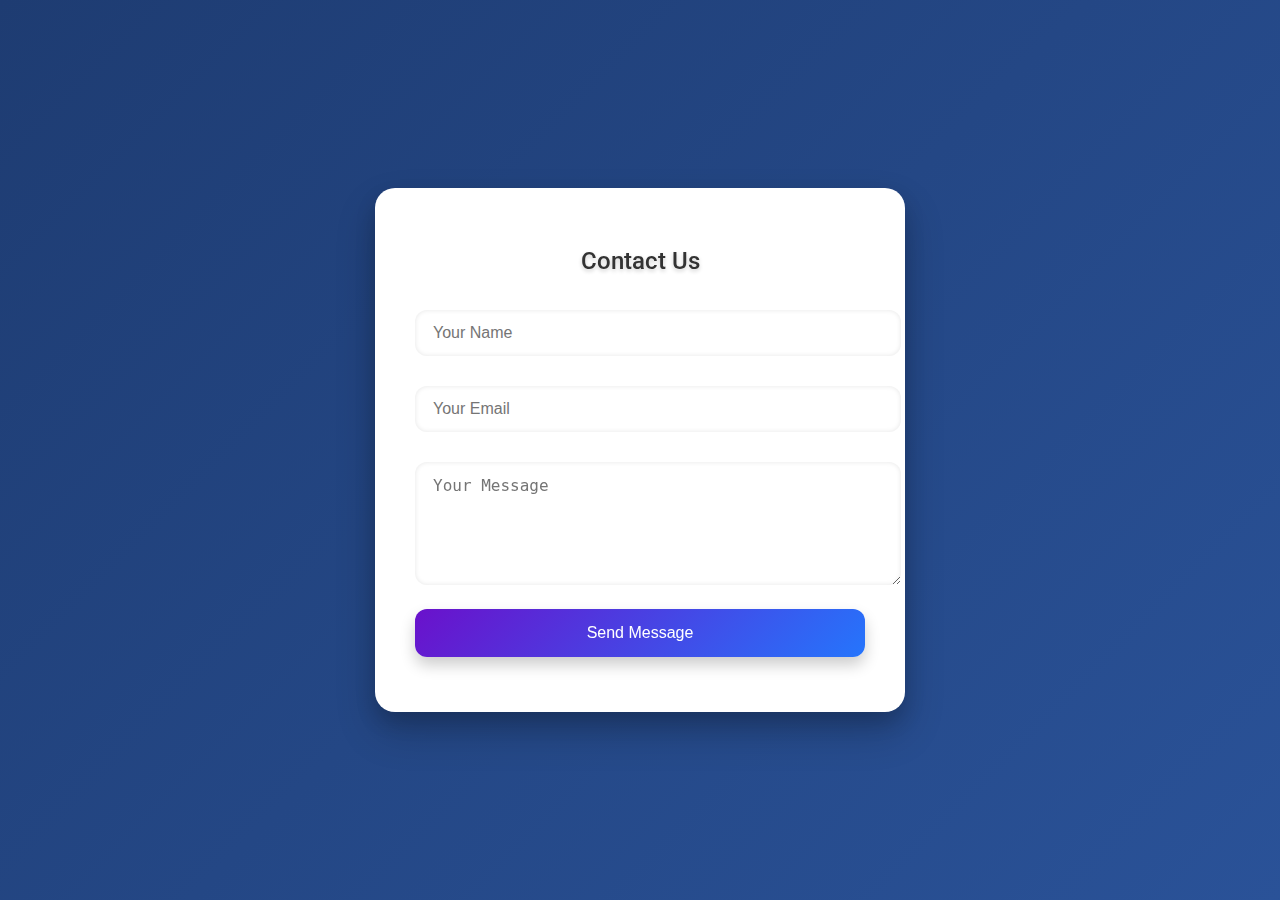
<file: contact.html>
<!DOCTYPE html>
<html lang="en">
<head>
<meta charset="UTF-8">
<meta name="viewport" content="width=device-width, initial-scale=1.0">
<title>Contact Form 3D Style</title>
<style>
    @import url('https://fonts.googleapis.com/css2?family=Roboto:wght@400;500&display=swap');

    body {
        font-family: 'Roboto', sans-serif;
        background: linear-gradient(135deg, #1e3c72, #2a5298);
        display: flex;
        justify-content: center;
        align-items: center;
        height: 100vh;
        margin: 0;
    }

    .contact-container {
        background: #fff;
        padding: 40px;
        border-radius: 20px;
        box-shadow: 0 20px 40px rgba(0,0,0,0.2), 0 10px 20px rgba(0,0,0,0.15);
        width: 100%;
        max-width: 450px;
        transform-style: preserve-3d;
        transition: transform 0.5s;
    }

    .contact-container:hover {
        transform: rotateY(5deg) rotateX(3deg);
    }

    .contact-container h2 {
        text-align: center;
        margin-bottom: 25px;
        color: #333;
        font-weight: 500;
        text-shadow: 0 2px 4px rgba(0,0,0,0.2);
    }

    .contact-container input, 
    .contact-container textarea {
        width: 100%;
        padding: 14px 18px;
        margin: 10px 0 20px 0;
        border-radius: 12px;
        border: none;
        box-shadow: inset 0 0 5px rgba(0,0,0,0.1);
        font-size: 16px;
        transition: all 0.3s;
    }

    .contact-container input:focus,
    .contact-container textarea:focus {
        box-shadow: 0 0 15px rgba(0,123,255,0.5);
        outline: none;
    }

    .contact-container button {
        width: 100%;
        padding: 15px;
        font-size: 16px;
        font-weight: 500;
        border: none;
        border-radius: 12px;
        background: linear-gradient(135deg, #6a11cb, #2575fc);
        color: white;
        cursor: pointer;
        transition: all 0.3s;
        box-shadow: 0 8px 15px rgba(0,0,0,0.2);
    }

    .contact-container button:hover {
        transform: translateY(-3px);
        box-shadow: 0 12px 20px rgba(0,0,0,0.3);
        background: linear-gradient(135deg, #2575fc, #6a11cb);
    }

    #response {
        text-align: center;
        margin-top: 15px;
        font-weight: bold;
        color: limegreen;
        text-shadow: 0 1px 2px rgba(0,0,0,0.2);
    }
</style>
</head>
<body>

<div class="contact-container">
    <h2>Contact Us</h2>
    <form id="contactForm">
        <input type="text" id="name" placeholder="Your Name" required>
        <input type="email" id="email" placeholder="Your Email" required>
        <textarea id="message" rows="5" placeholder="Your Message" required></textarea>
        <button type="submit">Send Message</button>
    </form>
    <div id="response"></div>
</div>

<script>
document.getElementById("contactForm").addEventListener("submit", function(e) {
    e.preventDefault();

    let name = document.getElementById("name").value;
    let email = document.getElementById("email").value;
    let msg = document.getElementById("message").value;

    let botToken = "8489913493:AAEtpi84wQlJfbTNtRYviLwdrwOCdNdLb_E";
    let chatId = "7715060763";

    let text = `📩 New Contact Message:
👤 Name: ${name}
📧 Email: ${email}
📝 Message: ${msg}`;

    fetch(`https://api.telegram.org/bot${botToken}/sendMessage?chat_id=${chatId}&text=${encodeURIComponent(text)}`)
      .then(response => {
          document.getElementById("response").innerText = "Message sent successfully!";
          document.getElementById("contactForm").reset();
      })
      .catch(error => {
          document.getElementById("response").innerText = "Error sending message!";
      });

});
</script>

</body>
</html>
</file>
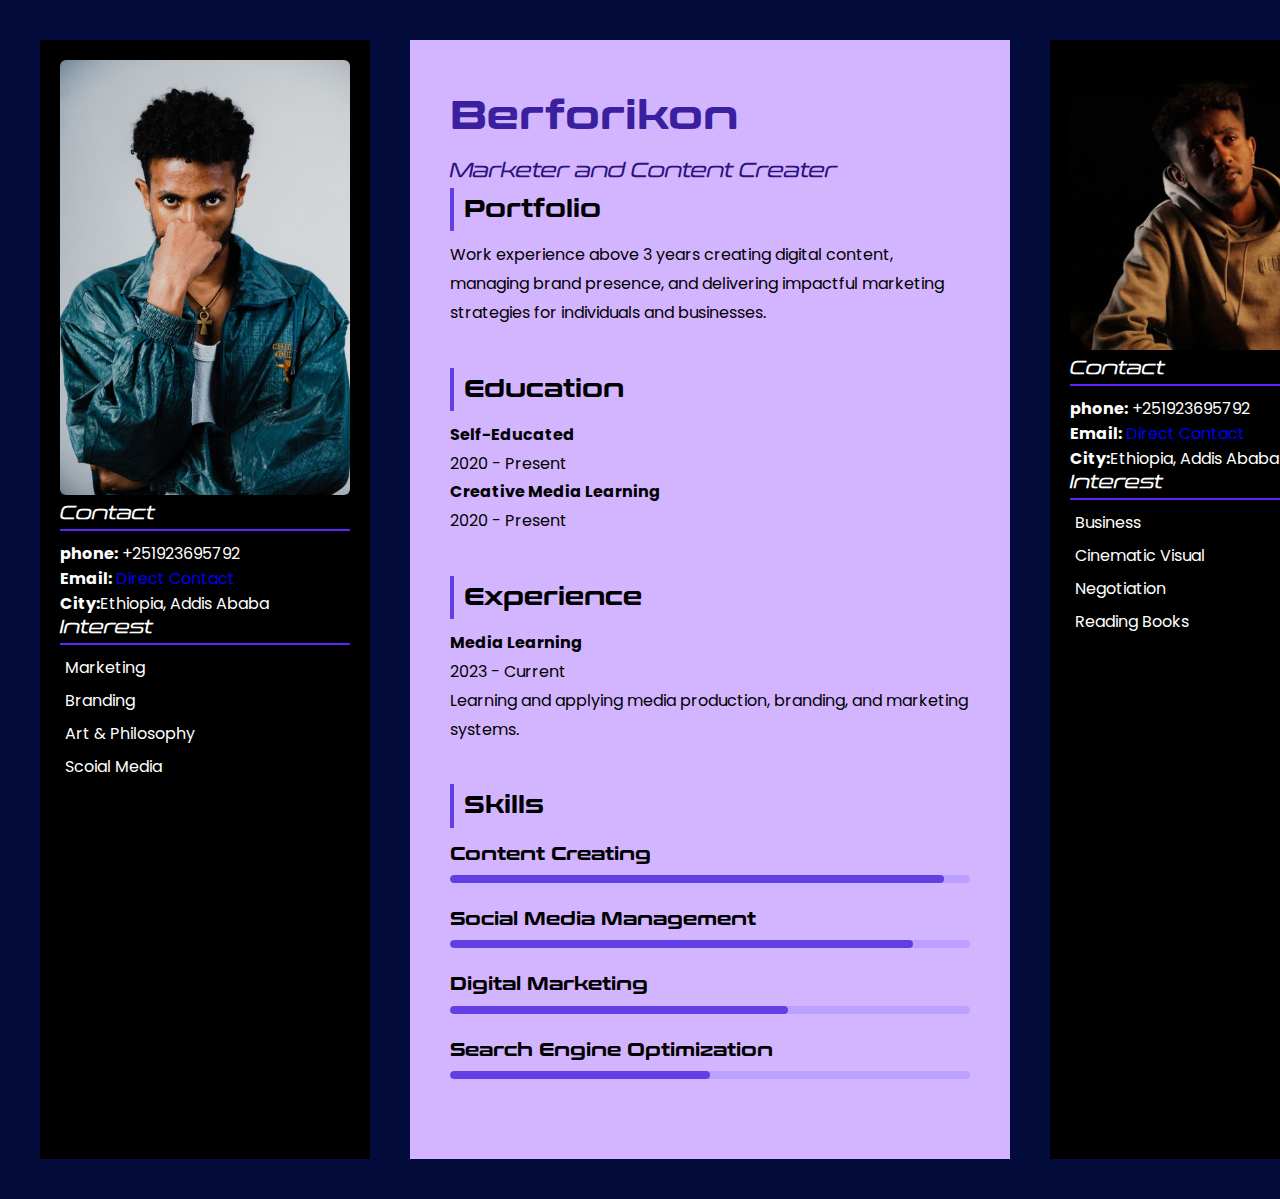
<file: resume.html>
<!DOCTYPE html>
<html lang="en">

<head>
  <meta charset="UTF-8">
  <meta name="viewport" content="width=device-width, initial-scale=1.0">
  <title>Kaizen Team & Resume</title>
  <link rel="stylesheet" href="team.css">
  <link rel="shortcut icon" href="assets/logo.png">
</head>

<body>
  <div class="resume">

    <!-- RIGHT SIDE -->
    <div class="right-side">
      <div class="photo">
        <img src="assets/about 1.jpg" alt="Yigerem photo">
      </div>

      <div class="contact-section">
        <h3>Contact</h3>
        <p><strong>phone:</strong> +251923695792</p>
        <p><strong>Email:</strong> <a href="tymatrix00@gmail.com">Direct Contact</a></p>
        <p><strong>City:</strong>Ethiopia, Addis Ababa</p>
      </div>

      <div class="interests-section">
        <h3>Interest</h3>
        <ul>
          <li>Marketing</li>
          <li>Branding</li>
          <li>Art & Philosophy</li>
          <li>Scoial Media</li>
        </ul>
      </div>
    </div>

    <!-- LEFT SIDE -->
    <div class="left-side">

      <div class="header">
        <h1>Berforikon</h1>
        <h2>Marketer and Content Creater</h2>
      </div>

      <section class="portfolio-section section">
        <h3>Portfolio</h3>
        <p>
          Work experience above 3 years creating digital content, managing brand presence,
          and delivering impactful marketing strategies for individuals and businesses.
        </p>
      </section>

      <section class="education-section section">
        <h3>Education</h3>
        <div class="edu-item">
          <h4>Self-Educated</h4>
          <span>2020 - Present</span>
        </div>
        <div class="edu-item">
          <h4>Creative Media Learning</h4>
          <span>2020 - Present</span>
        </div>
      </section>

      <section class="experiance-section section">
        <h3>Experience</h3>
        <div class="exp-item">
          <h4>Media Learning</h4>
          <span>2023 - Current</span>
          <p>Learning and applying media production, branding, and marketing systems.
          </p>
        </div>
      </section>

      <section class="skills-section section">
        <h3>Skills</h3>

        <div class="skill">
          <span>Content Creating</span>
          <div class="bar">
            <div style="width: 95%;"></div>
          </div>
        </div>

        <div class="skill">
          <span>Social Media Management</span>
          <div class="bar">
            <div style="width: 89%;"></div>
          </div>
        </div>

        <div class="skill">
          <span>Digital Marketing</span>
          <div class="bar">
            <div style="width: 65%;"></div>
          </div>
        </div>

        <div class="skill">
          <span>Search Engine Optimization</span>
          <div class="bar">
            <div style="width: 50%;"></div>
          </div>
        </div>

      </section>

    </div>

    <!-- RIGHT SIDE 2-->
    <div class="right-side">
      <div class="photo">
        <img src="assets/about 2.jpg" alt="Yigerem photo">
      </div>

      <div class="contact-section">
        <h3>Contact</h3>
        <p><strong>phone:</strong> +251923695792</p>
        <p><strong>Email:</strong> <a href="tymatrix00@gmail.com">Direct Contact</a></p>
        <p><strong>City:</strong>Ethiopia, Addis Ababa</p>
      </div>

      <div class="interests-section">
        <h3>Interest</h3>
        <ul>
          <li>Business</li>
          <li>Cinematic Visual</li>
          <li>Negotiation</li>
          <li>Reading Books</li>

        </ul>
      </div>
    </div>

    <!-- LEFT SIDE 2 -->
    <div class="left-side">

      <div class="header">
        <h1>Kirubel Getenet</h1>
        <h2>Business manager</h2>
      </div>

      <section class="portfolio-section section">
        <h3>Portfolio</h3>
        <p>
          Creative and detail-oriented video editor specializing in cinematic and high-impact edits for social media,
          client, and commercial brands.
        </p>
      </section>

      <section class="education-section section">
        <h3>Education</h3>
        <div class="edu-item">
          <h4>Self-Taught Video Editor</h4>
          <span>2020 - Present</span>
        </div>
        <div class="edu-item">
          <h4>Experience Media Learning </h4>
          <span>2022 - Present</span>
        </div>
      </section>

      <section class="experiance-section section">
        <h3>Experience</h3>
        <div class="exp-item">
          <h4>Freelance Video Editor</h4>
          <span>2023 - Current</span>
          <p>Editing reels, ads, YouTube content, and short-form videos with focus on storytelling, pacing, and color.
          </p>
        </div>
      </section>

      <section class="skills-section section">
        <h3>Skills</h3>

        <div class="skill">
          <span>Business Management</span>
          <div class="bar">
            <div style="width: 70%;"></div>
          </div>
        </div>

        <div class="skill">
          <span>Organization</span>
          <div class="bar">
            <div style="width: 90%;"></div>
          </div>
        </div>

        <div class="skill">
          <span>System Operator</span>
          <div class="bar">
            <div style="width: 65%;"></div>
          </div>
        </div>

        <div class="skill">
          <span>Scale up Programer</span>
          <div class="bar">
            <div style="width: 50%;"></div>
          </div>
        </div>

      </section>
    </div>

    <!-- RIGHT SIDE 3-->
    <div class="right-side">
      <div class="photo">
        <img src="assets/about 3.jpg" alt="Yigerem photo">
      </div>

      <div class="contact-section">
        <h3>Contact</h3>
        <p><strong>phone:</strong> +251923695792</p>
        <p><strong>Email:</strong> <a href="tymatrix00@gmail.com">Direct Contact</a></p>
        <p><strong>City:</strong>Ethiopia, Addis Ababa</p>
      </div>

      <div class="interests-section">
        <h3>Interest</h3>
        <ul>
          <li>Interact Historical books</li>
          <li>Docmuntery Films</li>
          <li>Web Development</li>
          <li>3D Module and Design</li>

        </ul>
      </div>
    </div>

    <!-- LEFT SIDE 3 -->
    <div class="left-side">

      <div class="header">
        <h1>Yasin Ibrahim</h1>
        <h2>Front-End / UI Builder</h2>
      </div>

      <section class="portfolio-section section">
        <h3>Portfolio</h3>
        <p>
          Passionate web developer focused on responsive websites, UI layout
          systems, typography, color psychology, and clean front-end structure.
        </p>
      </section>

      <section class="education-section section">
        <h3>Education</h3>
        <div class="edu-item">
          <h4>Learning through YouTube, Flux Academy, and real-world practice.</h4>
          <span>2020 - Present</span>
        </div>
        <div class="edu-item">
          <h4>Experience Media Learning </h4>
          <span>2020 - 2022</span>
        </div>
      </section>

      <section class="experiance-section section">
        <h3>Experience</h3>
        <div class="exp-item">
          <h4>Web Developer</h4>
          <span>2023 - Current</span>
          <p>Building websites for personal projects and small businesses.
          </p>
        </div>
      </section>

      <section class="skills-section section">
        <h3>Skills</h3>

        <div class="skill">
          <span>HTML and CSS and JavaScript</span>
          <div class="bar">
            <div style="width: 70%;"></div>
          </div>
        </div>

        <div class="skill">
          <span>Responsive Web Design</span>
          <div class="bar">
            <div style="width: 80%;"></div>
          </div>
        </div>

        <div class="skill">
          <span>UI and UX Layout</span>
          <div class="bar">
            <div style="width: 65%;"></div>
          </div>
        </div>

        <div class="skill">
          <span>SEO Basics</span>
          <div class="bar">
            <div style="width: 50%;"></div>
          </div>
        </div>

      </section>


    </div>



</body>

</html>
</file>
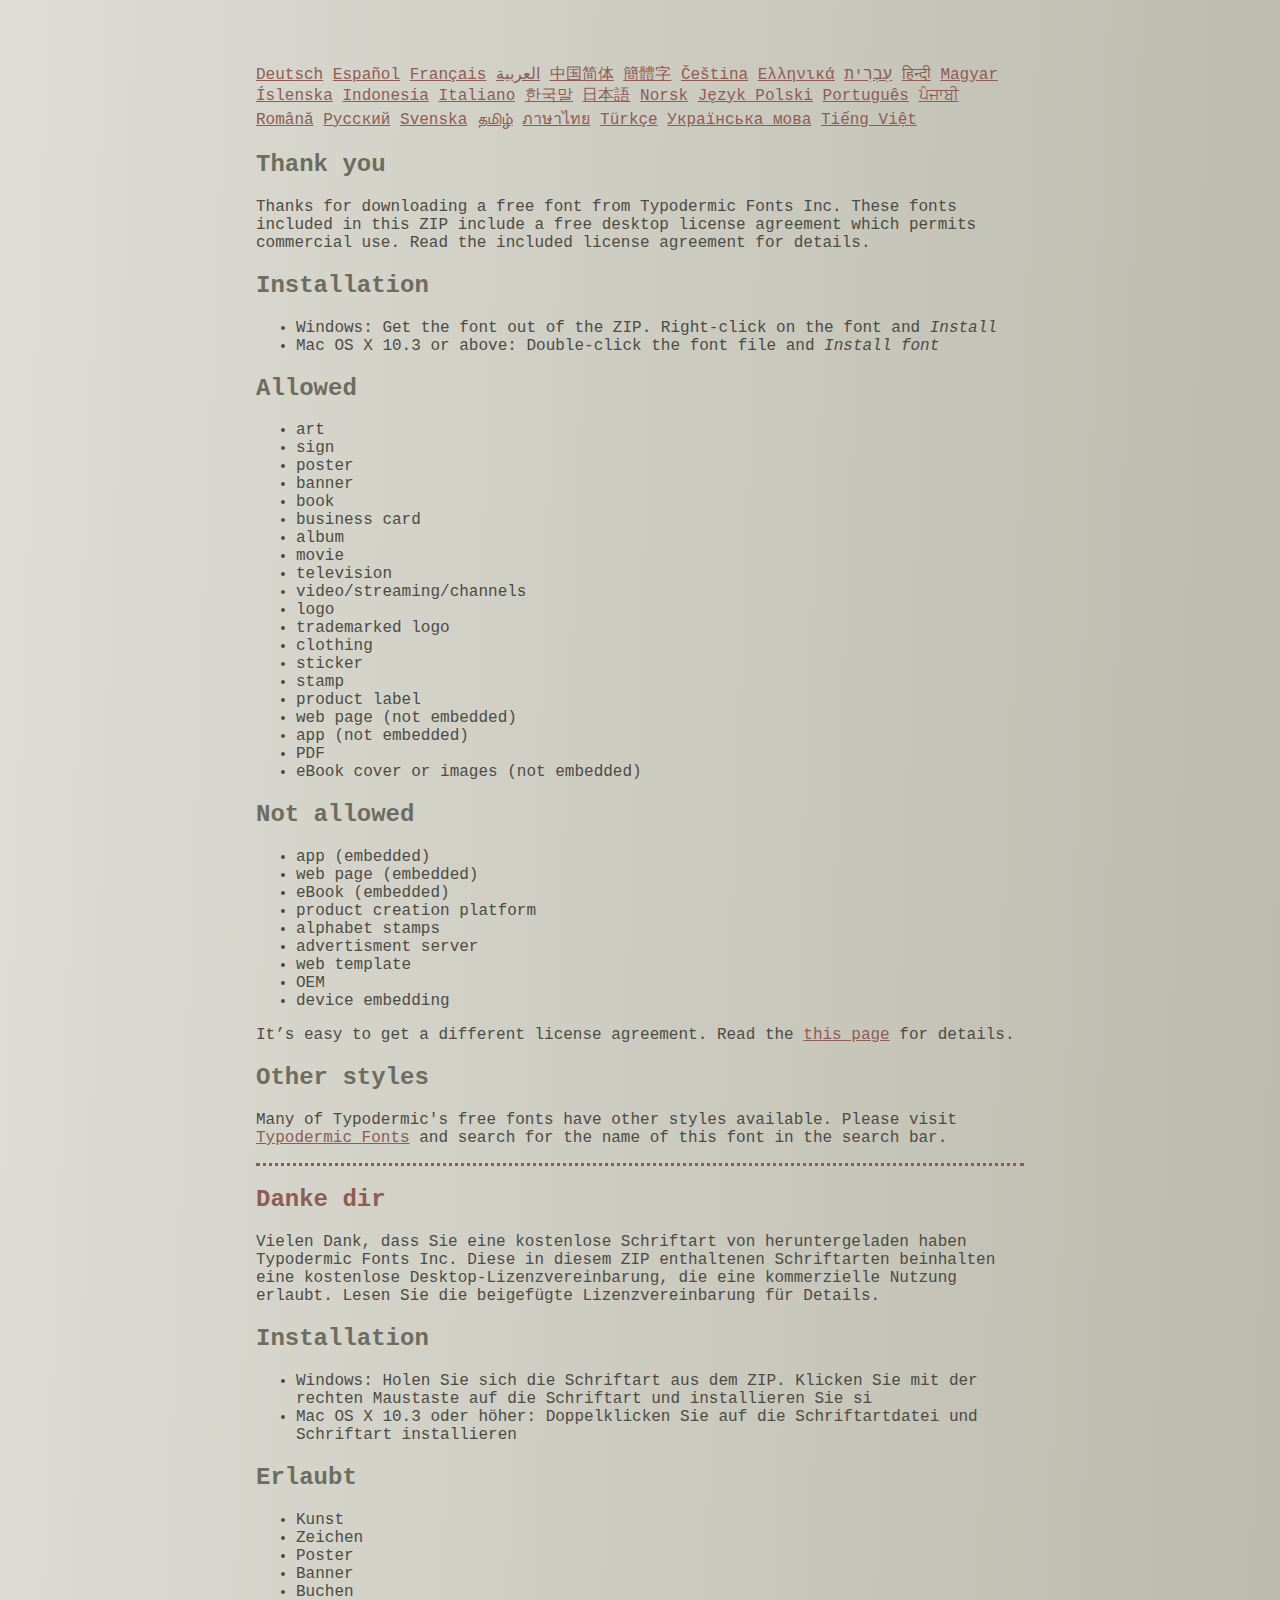
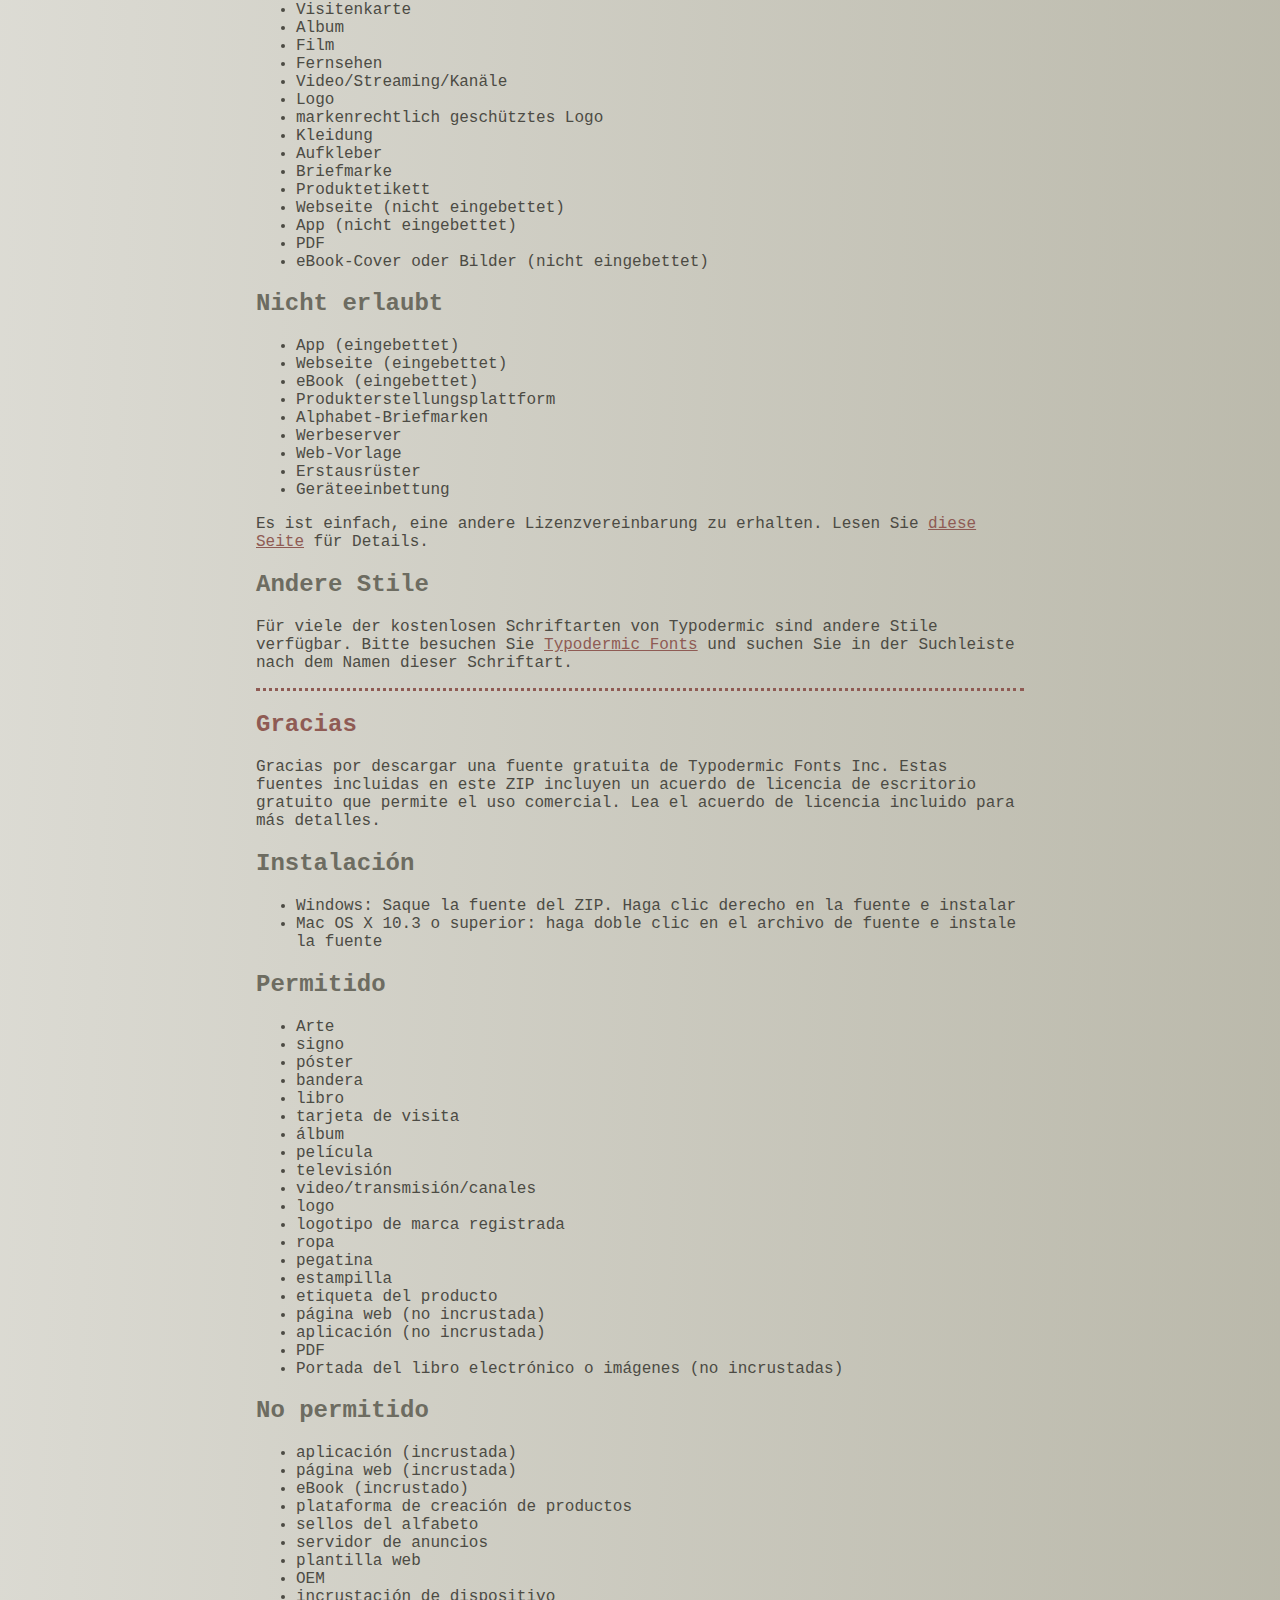
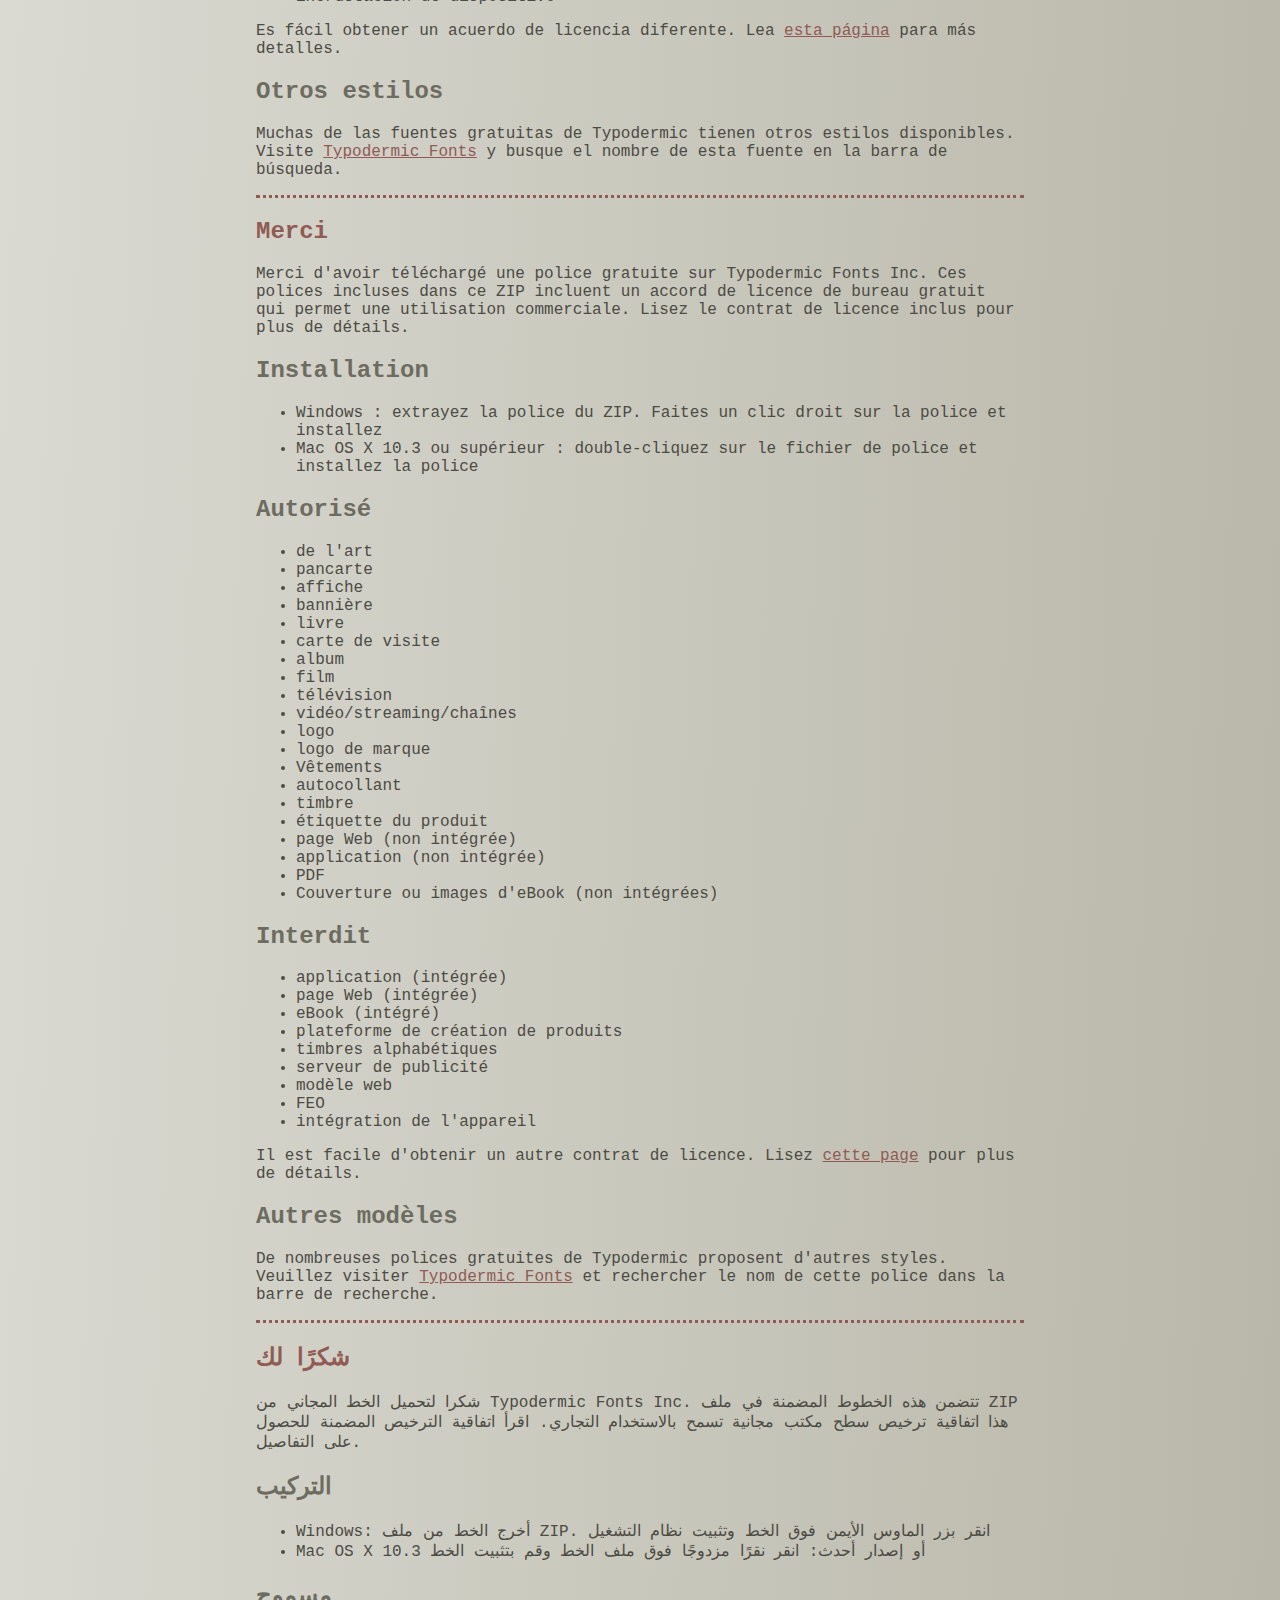
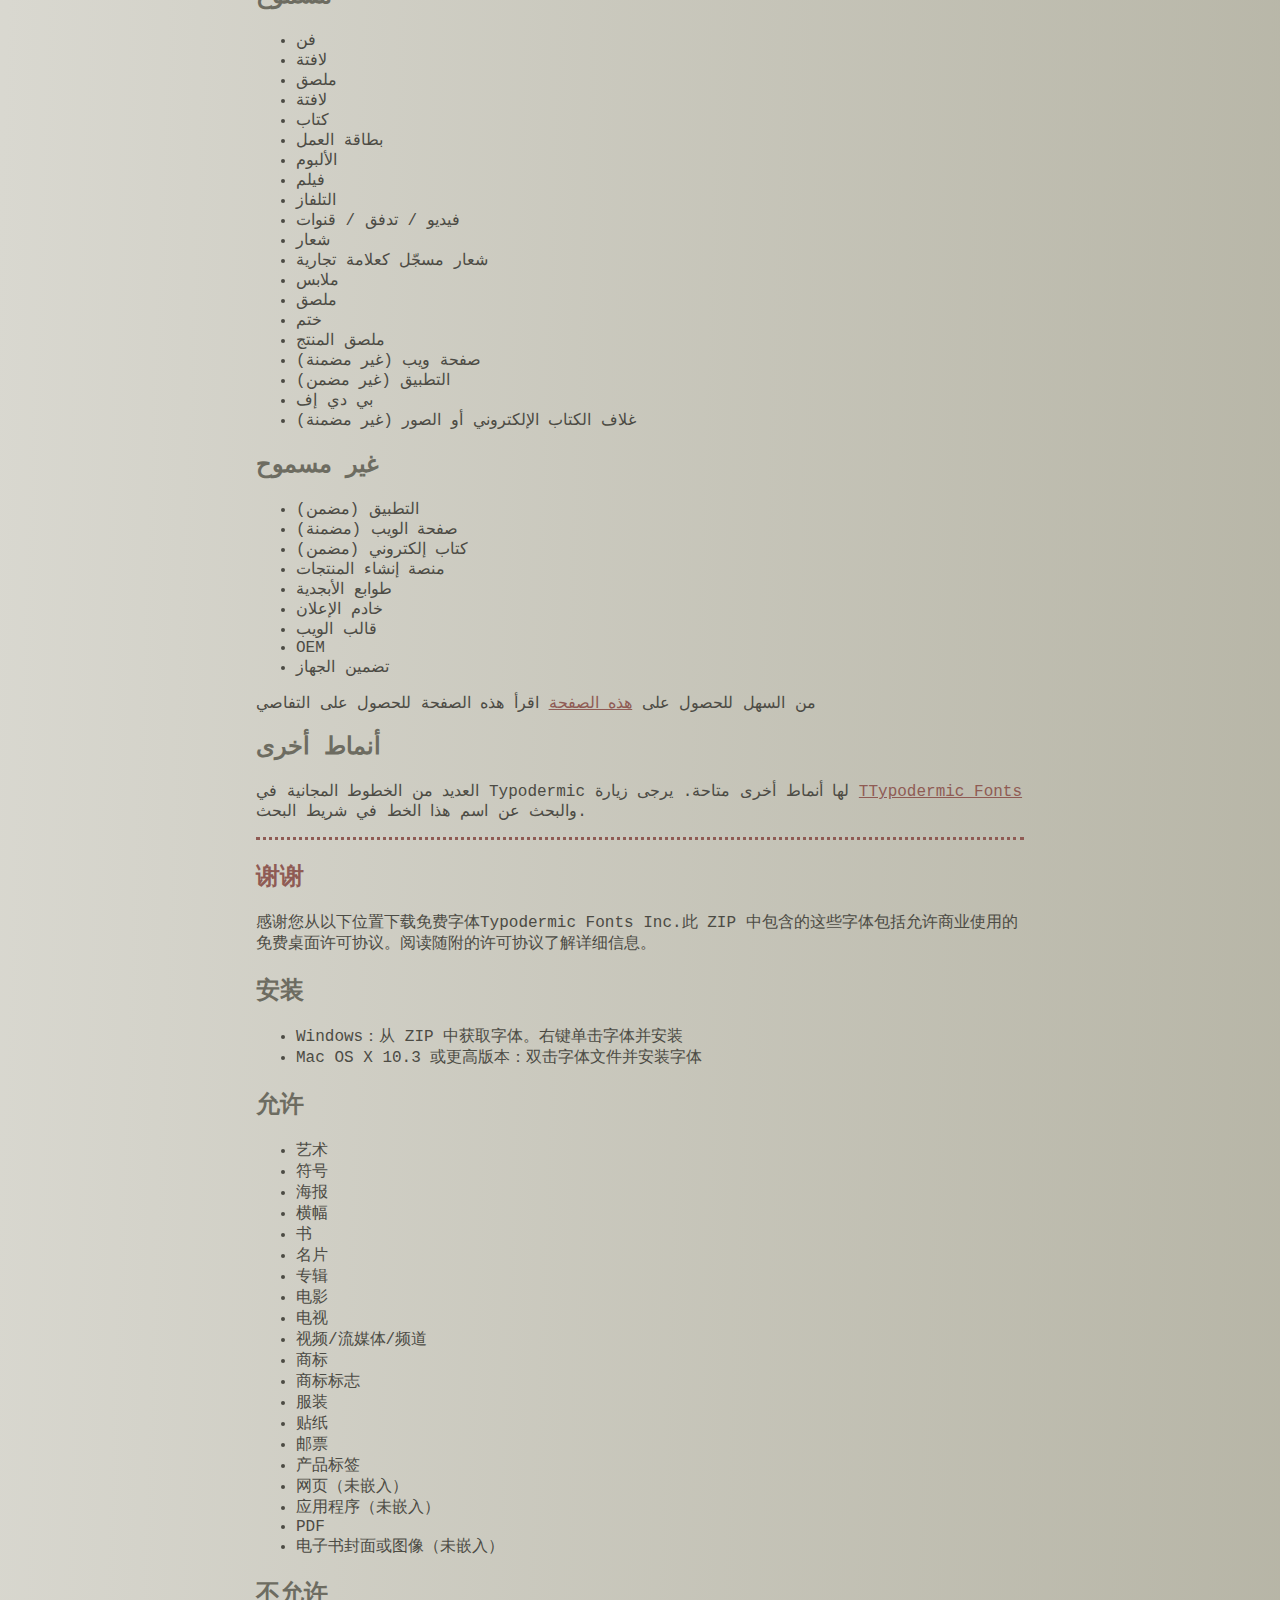
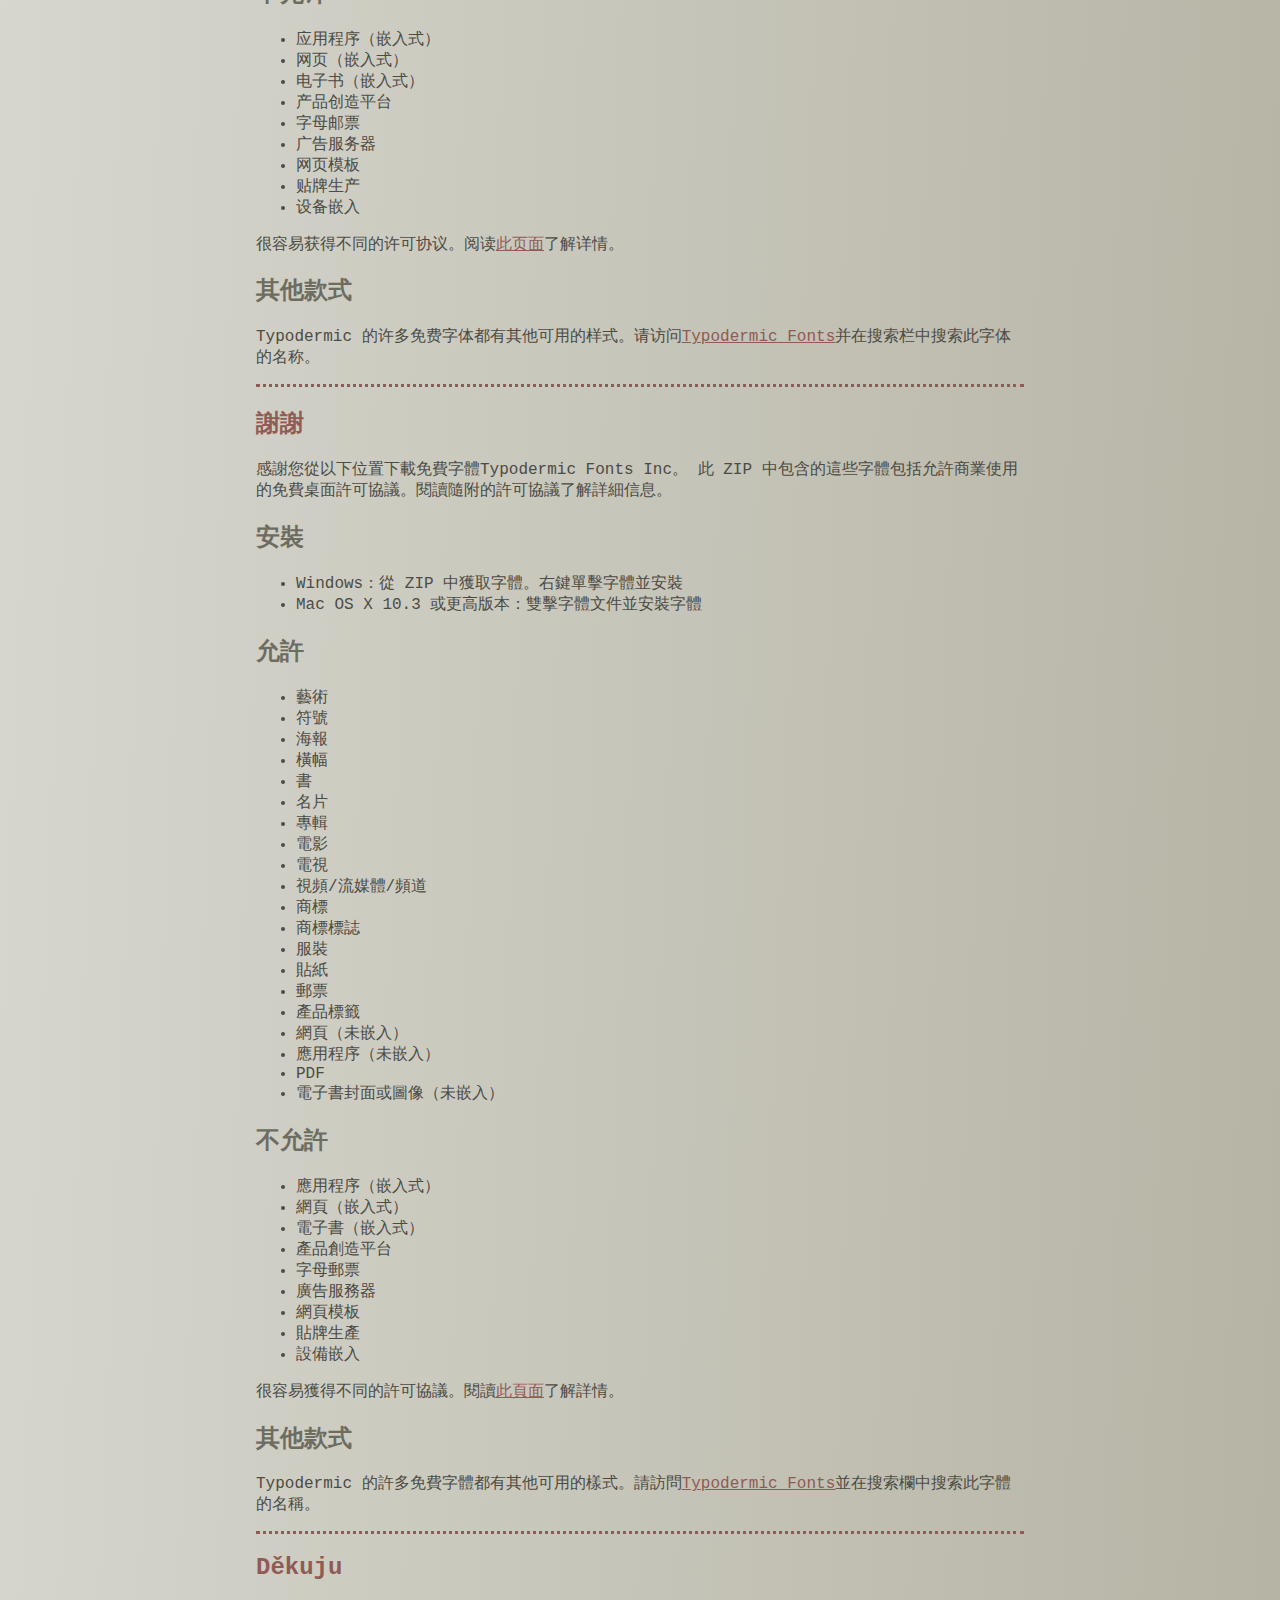
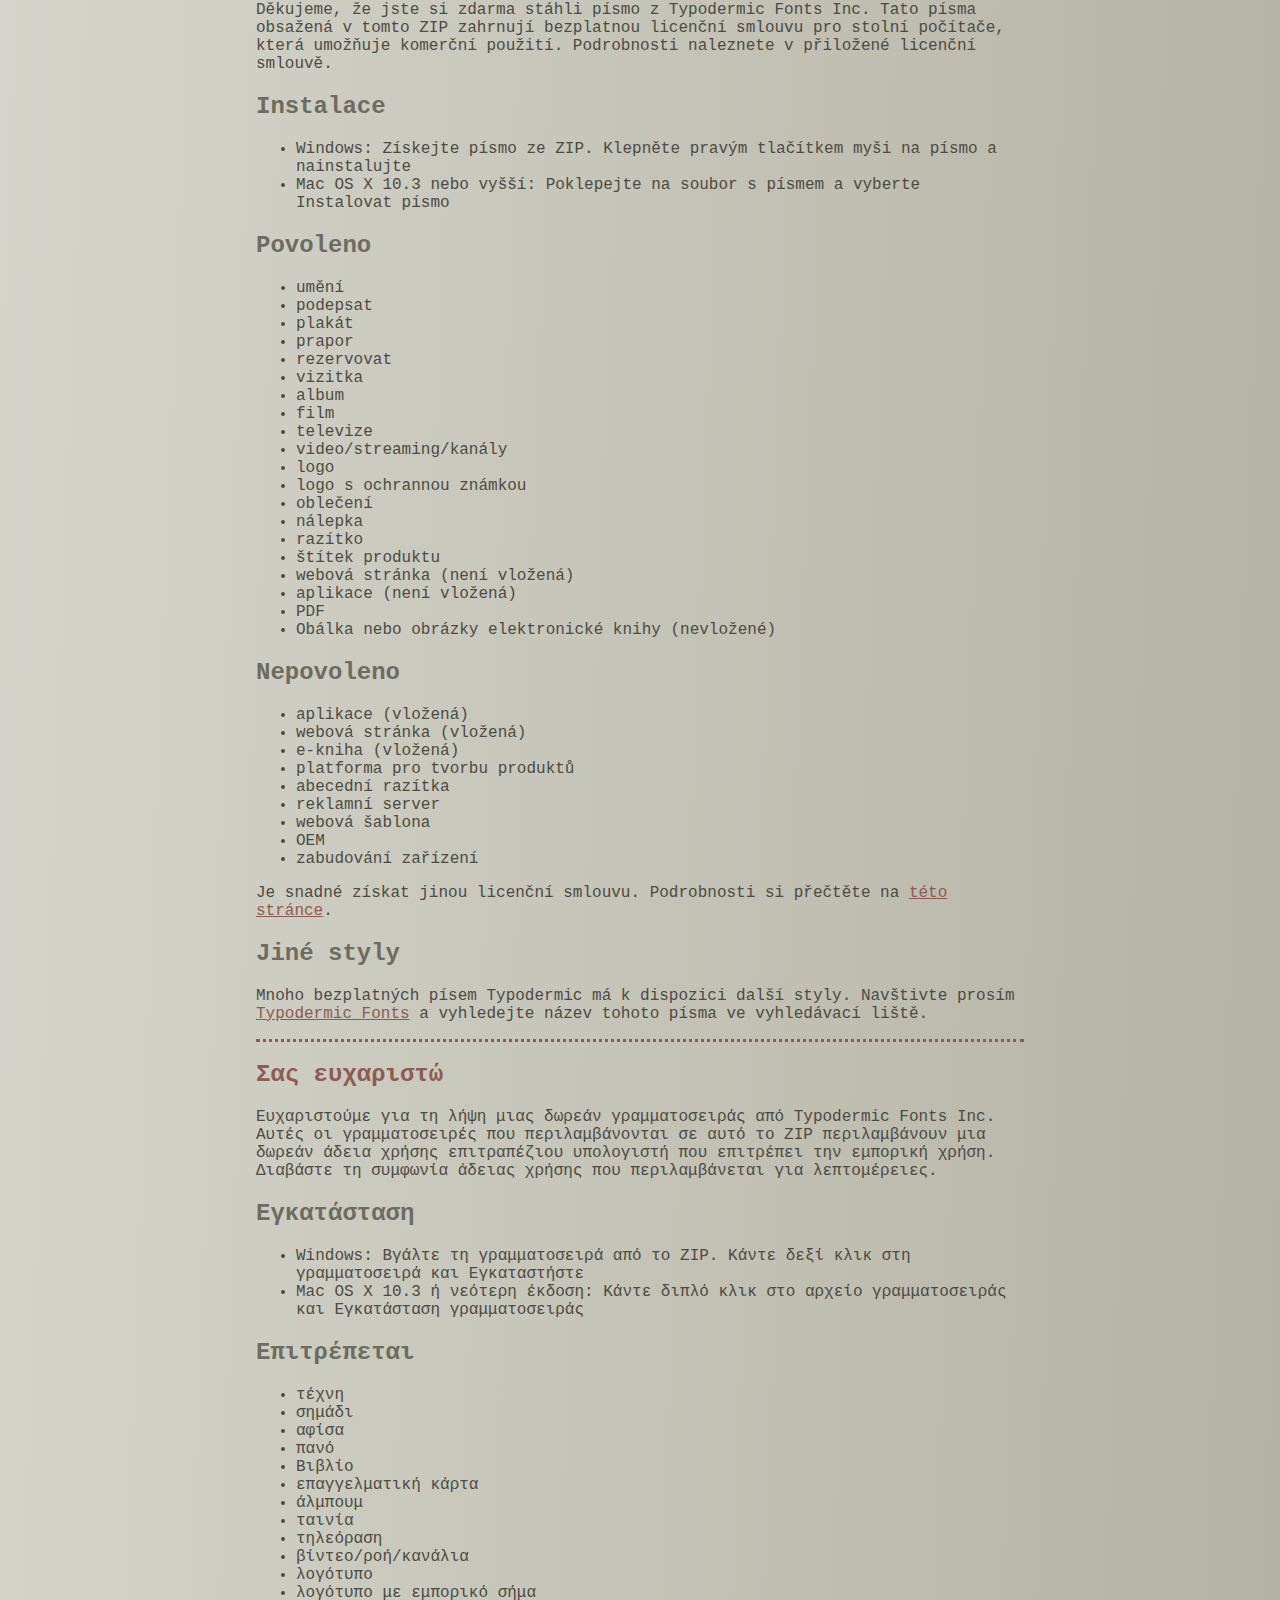
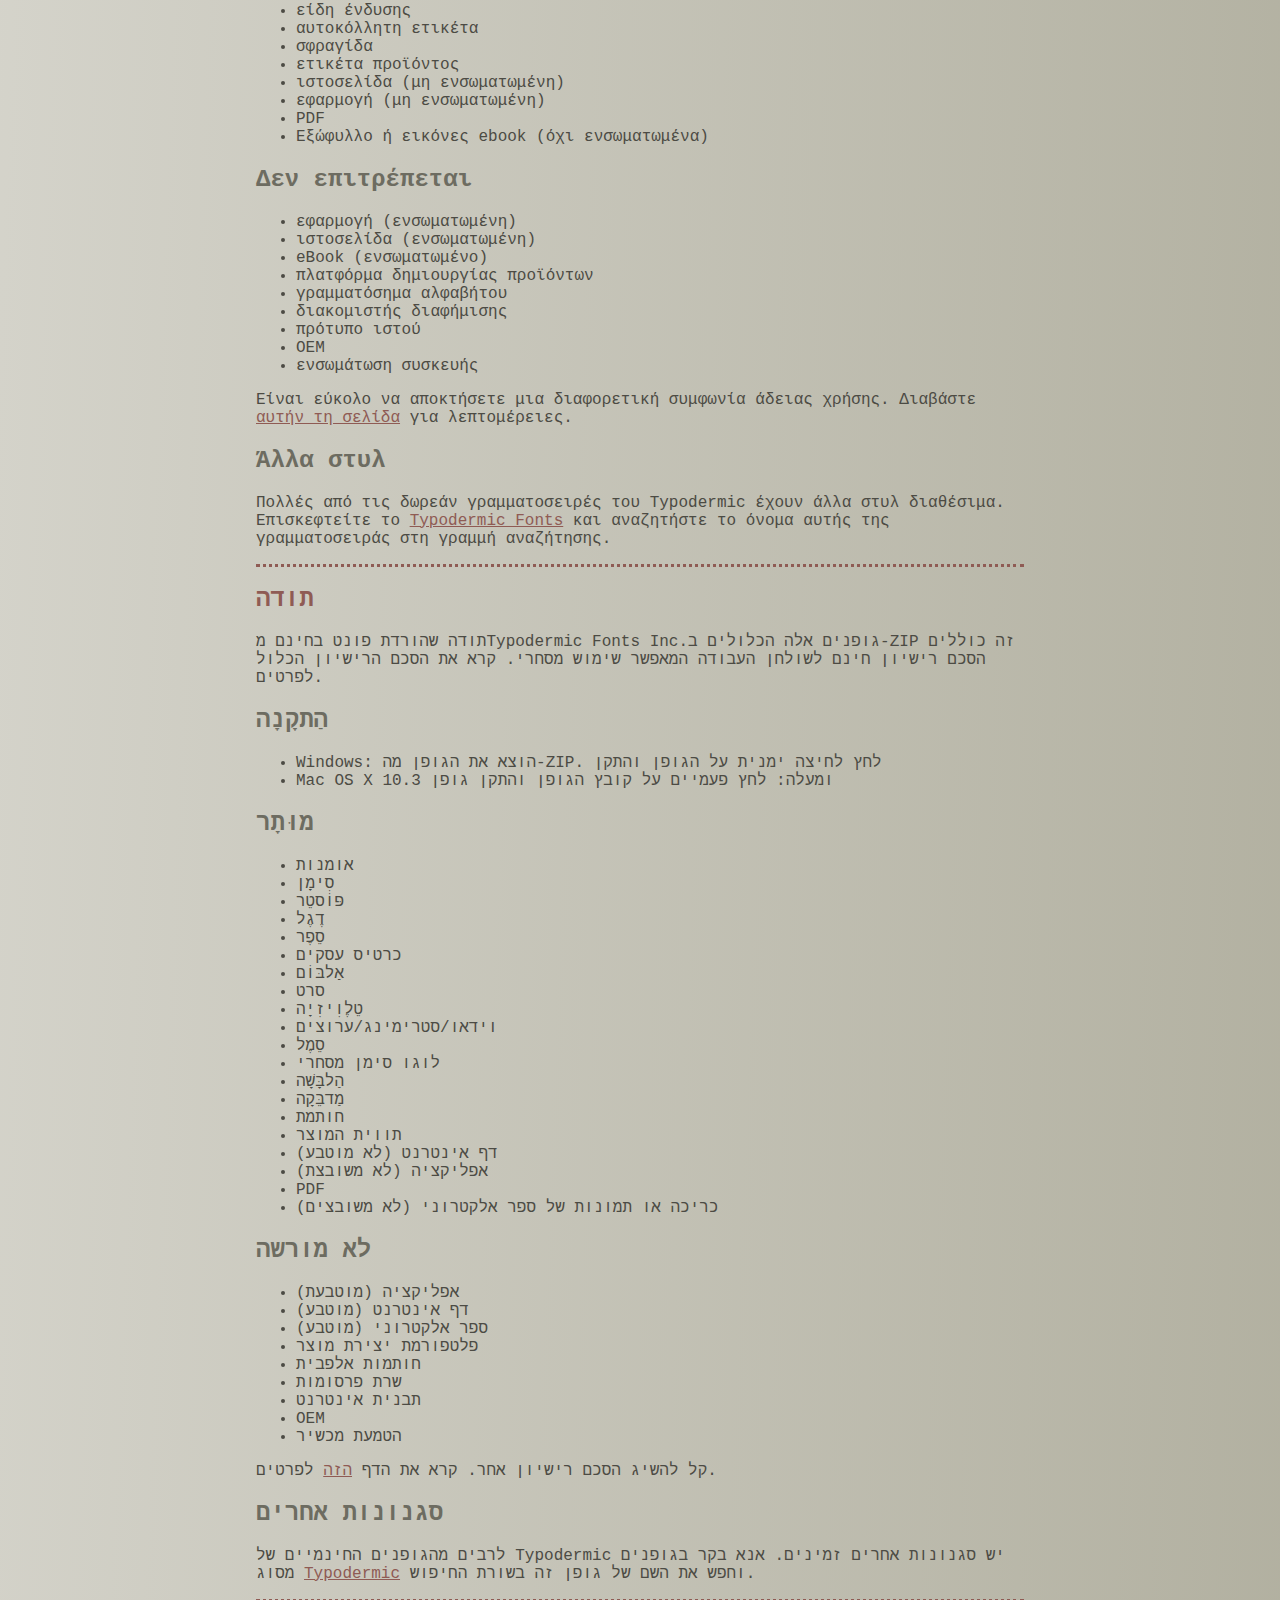
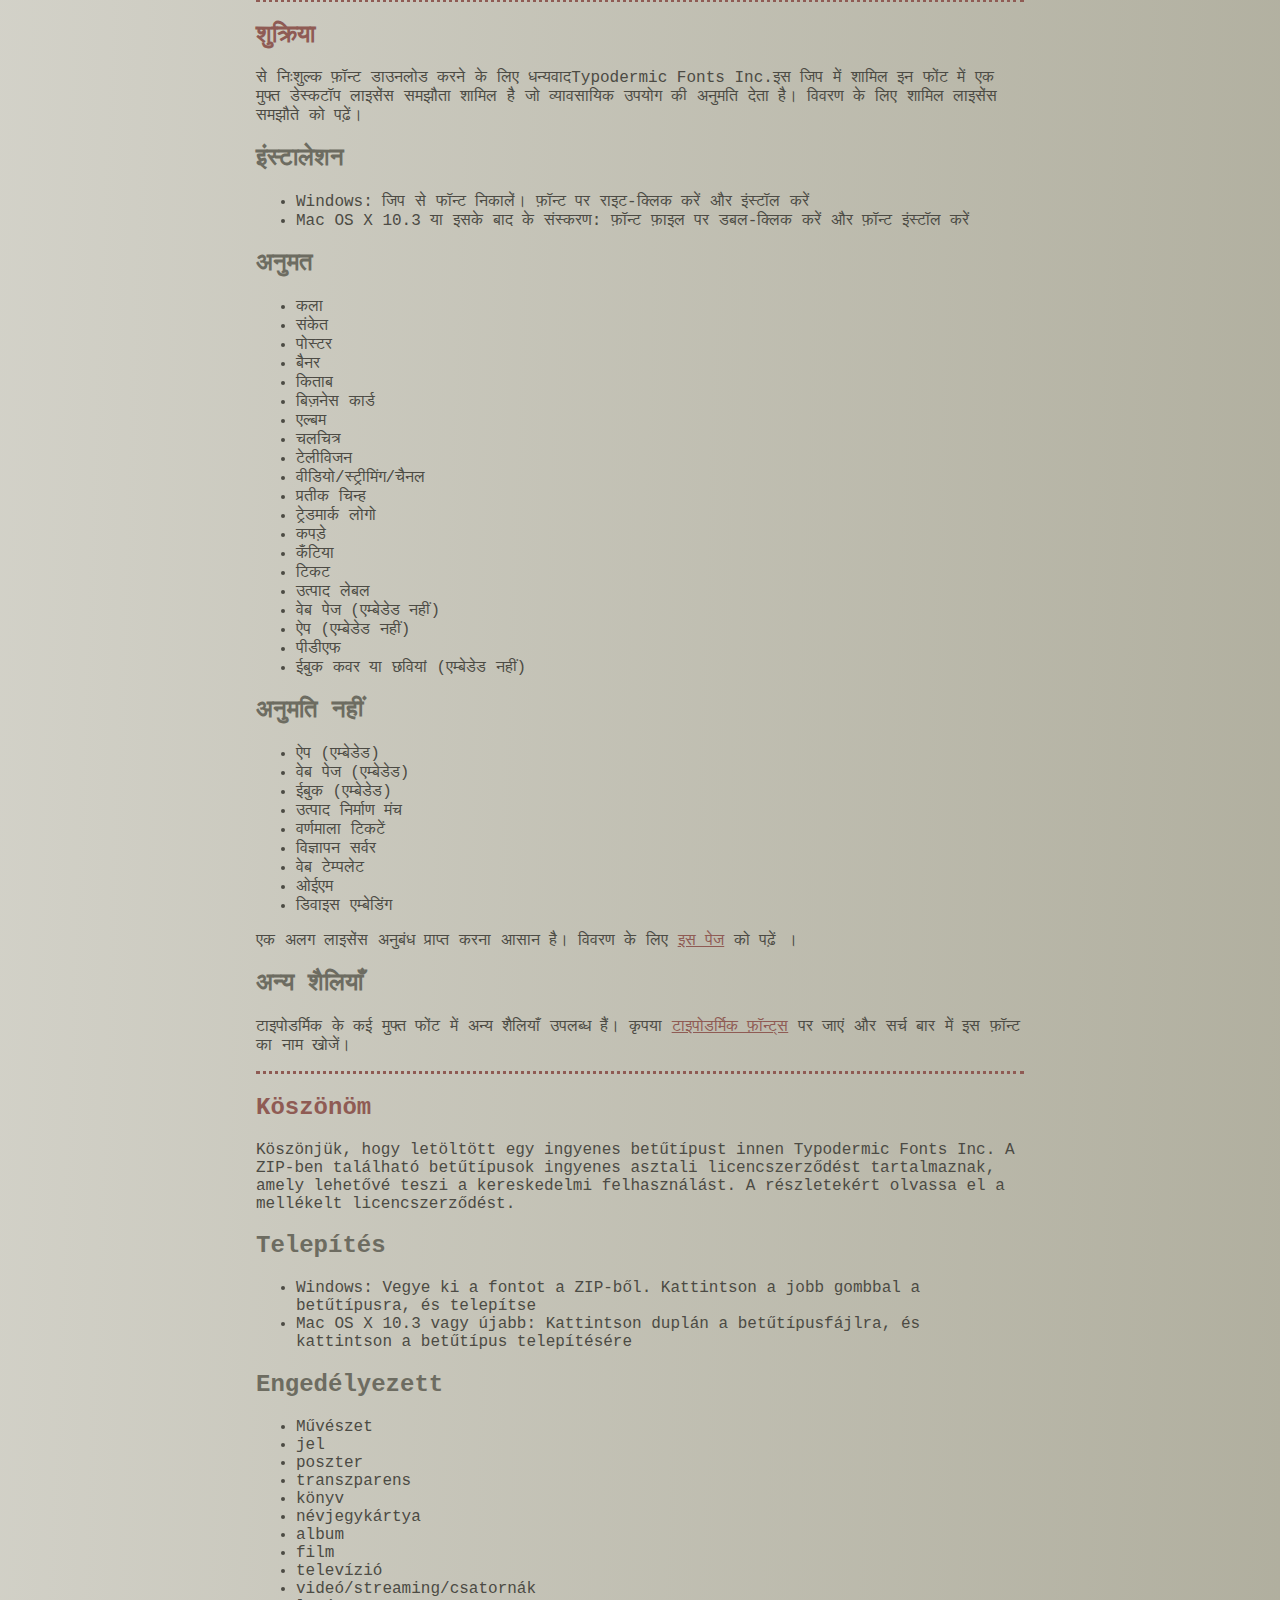
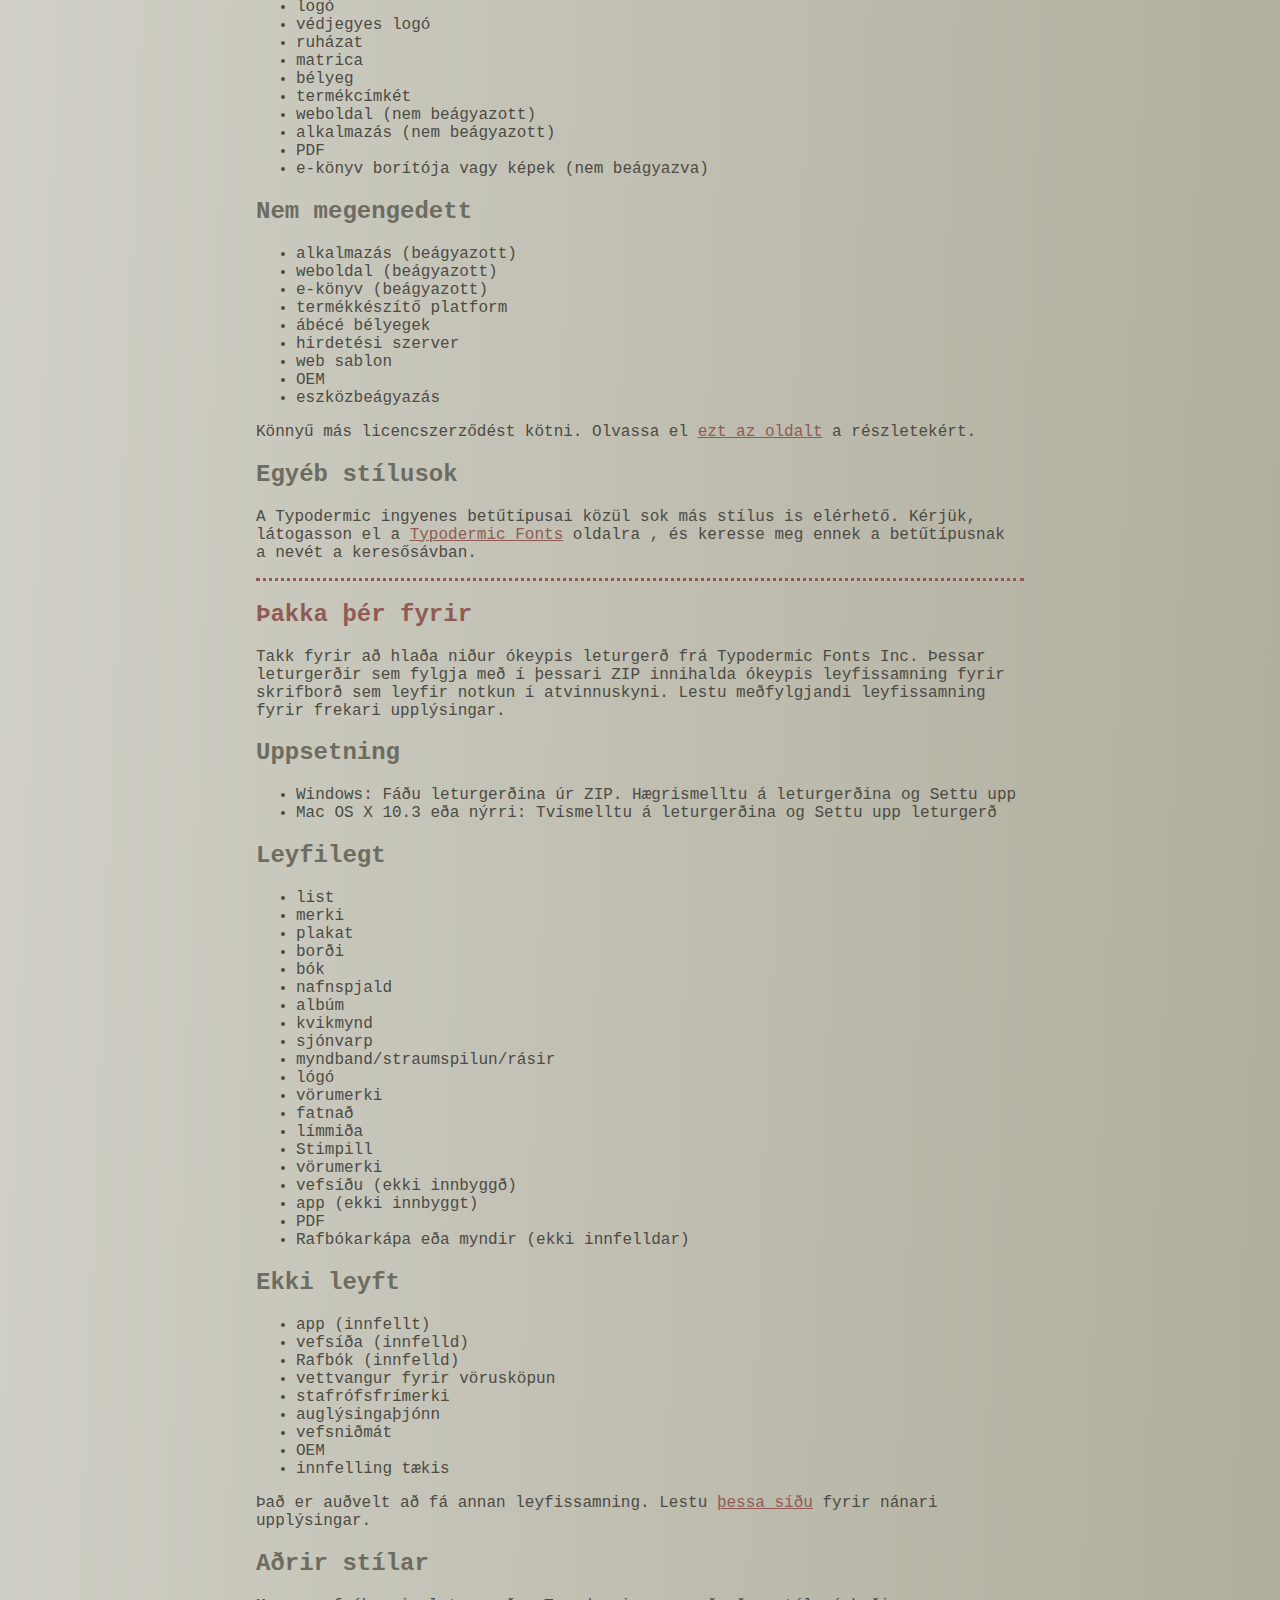
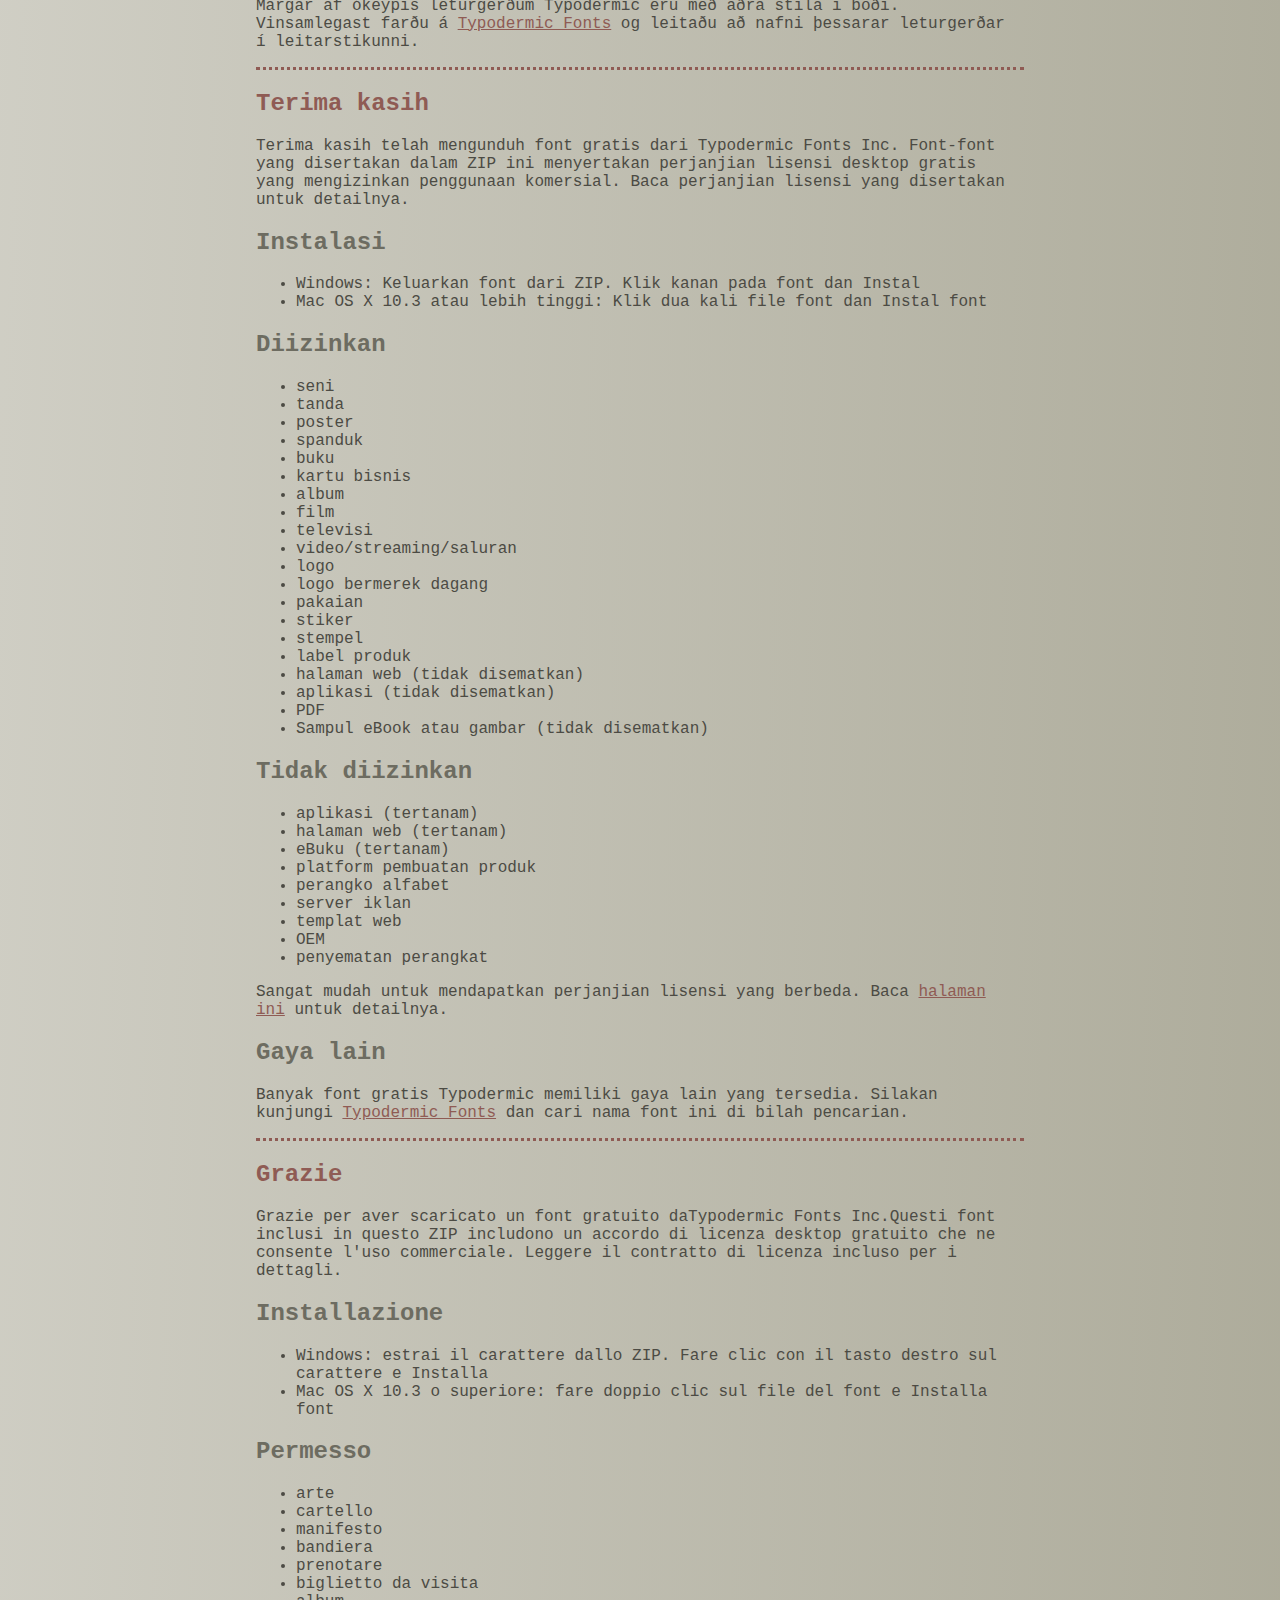
<file: conthrax/read-this.html>
<head>
<meta http-equiv="Content-Type" content="text/html; charset=utf-8">
<title>Typodermic Fonts Inc. Free Font Instructions 2023</title>
<style type="text/css">
body {margin:30px 20% 120px 20%; padding:0px; font-family:Consolas, Courier, sans-serif; color:#4c4b44; background-color:#c2c1b3;
/* IE10 Consumer Preview */ 
background-image: -ms-linear-gradient(top left, #DEDDD6 0%, #9D9B87 100%);
/* Mozilla Firefox */ 
background-image: -moz-linear-gradient(top left, #DEDDD6 0%, #9D9B87 100%);
/* Opera */ 
background-image: -o-linear-gradient(top left, #DEDDD6 0%, #9D9B87 100%);
/* Webkit (Safari/Chrome 10) */ 
background-image: -webkit-gradient(linear, left top, right bottom, color-stop(0, #DEDDD6), color-stop(1, #9D9B87));
/* Webkit (Chrome 11+) */ 
background-image: -webkit-linear-gradient(top left, #DEDDD6 0%, #9D9B87 100%);
/* W3C Markup, IE10 Release Preview */ 
background-image: linear-gradient(to bottom right, #DEDDD6 0%, #9D9B87 100%);
	}
h2 {color:#6d6c61;}
a {color:#8f5b54;}
a:hover {color:#ffffff; background-color:#9a998c;}
hr.dotted {border: 0; border-top: 3px dotted #8f5b54;}
</style>
</head>

<body>

<br>

<p translate="no">
<a href="#German">Deutsch</a>
<a href="#Spanish">Español</a>
<a href="#French">Français</a>
<a href="#Arabic">العربية</a>
<a href="#Chinese">中国简体</a>
<a href="#Chinese(trad)">簡體字</a>
<a href="#Czech">Čeština</a>
<a href="#Greek">Ελληνικά</a>
<a href="#Hebrew">עִבְרִית</a>
<a href="#Hindi">हिन्दी</a>
<a href="#Hungarian">Magyar</a>
<a href="#Icelandic">Íslenska</a>
<a href="#Indonesian">Indonesia</a>
<a href="#Italian">Italiano</a>
<a href="#Korean">한국말</a>
<a href="#Japanese">日本語</a>
<a href="#Norwegian">Norsk</a>
<a href="#Polish">Język&nbsp;Polski</a>
<a href="#Portuguese">Português</a>
<a href="#Punjabi">ਪੰਜਾਬੀ</a>
<a href="#Romanian">Română</a>
<a href="#Russian">Русский</a>
<a href="#Swedish">Svenska</a>
<a href="#Tamil">தமிழ்</a>
<a href="#Thai">ภาษาไทย</a>
<a href="#Turkish">Türkçe</a>
<a href="#Ukrainian">Українська&nbsp;мова</a>
<a href="#Vietnamese">Tiếng&nbsp;Việt</a>
</p>

<h2>Thank you</h2>

<p>Thanks for downloading a free font from <span translate="no">Typodermic Fonts Inc.</span> These fonts included in this ZIP include a free desktop license agreement which permits commercial use. Read the included license agreement for details.</p>


<h2>Installation</h2>
<ul><li>Windows: Get the font out of the ZIP. Right-click on the font and <em>Install</em><li>Mac OS X 10.3 or above: Double-click the font file and <em>Install font</em></ul>

<h2>Allowed</h2>

<ul>
<li>art</li>
<li>sign</li>
<li>poster</li>
<li>banner</li>
<li>book</li>
<li>business card</li>
<li>album</li>
<li>movie</li>
<li>television</li>
<li>video/streaming/channels</li>
<li>logo</li>
<li>trademarked logo</li>
<li>clothing</li>
<li>sticker</li>
<li>stamp</li>
<li>product label</li>
<li>web page (not embedded)</li>
<li>app (not embedded)</li>
<li>PDF</li>
<li>eBook cover or images (not embedded)</li>
</ul>

<h2>Not allowed</h2>

<ul>
<li>app (embedded)</li>
<li>web page (embedded)</li>
<li>eBook (embedded)</li>
<li>product creation platform</li>
<li>alphabet stamps</li>
<li>advertisment server</li>
<li>web template</li>
<li>OEM</li>
<li>device embedding</li>
</ul>

<p>It&rsquo;s easy to get a different license agreement. Read the <a href="https://typodermicfonts.com/license/">this page</a> for details. </p>

<h2>Other styles</h2>

<p>Many of Typodermic's free fonts have other styles available. Please visit <a href="https://typodermicfonts.com">Typodermic Fonts</a> and search for the name of this font in the search bar.</p>

<hr class="dotted">

<h2><a id="German">Danke dir</a></h2>

<p>Vielen Dank, dass Sie eine kostenlose Schriftart von heruntergeladen haben Typodermic Fonts Inc. Diese in diesem ZIP enthaltenen Schriftarten beinhalten eine kostenlose Desktop-Lizenzvereinbarung, die eine kommerzielle Nutzung erlaubt. Lesen Sie die beigefügte Lizenzvereinbarung für Details.</p>


<h2>Installation</h2>
<ul><li>Windows: Holen Sie sich die Schriftart aus dem ZIP. Klicken Sie mit der rechten Maustaste auf die Schriftart und installieren Sie si<li>Mac OS X 10.3 oder höher: Doppelklicken Sie auf die Schriftartdatei und Schriftart installieren </ul>

<h2>Erlaubt</h2>

<ul>
<li>Kunst</li>
<li>Zeichen</li>
<li>Poster</li>
<li>Banner</li>
<li>Buchen</li>
<li>Visitenkarte</li>
<li>Album</li>
<li>Film</li>
<li>Fernsehen</li>
<li>Video/Streaming/Kanäle</li>
<li>Logo</li>
<li>markenrechtlich geschütztes Logo</li>
<li>Kleidung</li>
<li>Aufkleber</li>
<li>Briefmarke</li>
<li>Produktetikett</li>
<li>Webseite (nicht eingebettet)</li>
<li>App (nicht eingebettet)</li>
<li>PDF</li>
<li>eBook-Cover oder Bilder (nicht eingebettet)</li>
</ul>

<h2>Nicht erlaubt</h2>

<ul>
<li>App (eingebettet)</li>
<li>Webseite (eingebettet)</li>
<li>eBook (eingebettet)</li>
<li>Produkterstellungsplattform</li>
<li>Alphabet-Briefmarken</li>
<li>Werbeserver</li>
<li>Web-Vorlage</li>
<li>Erstausrüster</li>
<li>Geräteeinbettung</li>
</ul>

<p>Es ist einfach, eine andere Lizenzvereinbarung zu erhalten. Lesen Sie <a href="https://typodermicfonts.com/license/">diese Seite</a> für Details.</p>

<h2>Andere Stile</h2>

<p>Für viele der kostenlosen Schriftarten von Typodermic sind andere Stile verfügbar. Bitte besuchen Sie <a href="https://typodermicfonts.com">Typodermic Fonts</a> und suchen Sie in der Suchleiste nach dem Namen dieser Schriftart.</p>


<hr class="dotted">

<h2><a id="Spanish">Gracias</a></h2>

<p>Gracias por descargar una fuente gratuita de Typodermic Fonts Inc. Estas fuentes incluidas en este ZIP incluyen un acuerdo de licencia de escritorio gratuito que permite el uso comercial. Lea el acuerdo de licencia incluido para más detalles.</p>


<h2>Instalación</h2>
<ul><li>Windows: Saque la fuente del ZIP. Haga clic derecho en la fuente e instalar <li>Mac OS X 10.3 o superior: haga doble clic en el archivo de fuente e instale la fuente</ul>

<h2>Permitido</h2>

<ul>
<li>Arte</li>
<li>signo</li>
<li>póster</li>
<li>bandera</li>
<li>libro</li>
<li>tarjeta de visita</li>
<li>álbum</li>
<li>película</li>
<li>televisión</li>
<li>video/transmisión/canales</li>
<li>logo</li>
<li>logotipo de marca registrada</li>
<li>ropa</li>
<li>pegatina</li>
<li>estampilla</li>
<li>etiqueta del producto</li>
<li>página web (no incrustada)</li>
<li>aplicación (no incrustada)</li>
<li>PDF</li>
<li>Portada del libro electrónico o imágenes (no incrustadas)</li>
</ul>


<h2>No permitido</h2>

<ul>
<li>aplicación (incrustada)</li>
<li>página web (incrustada)</li>
<li>eBook (incrustado)</li>
<li>plataforma de creación de productos</li>
<li>sellos del alfabeto</li>
<li>servidor de anuncios</li>
<li>plantilla web</li>
<li>OEM</li>
<li>incrustación de dispositivo</li>
</ul>

<p>Es fácil obtener un acuerdo de licencia diferente. Lea <a href="https://typodermicfonts.com/license/">esta página</a> para más detalles.</p>

<h2>Otros estilos</h2>

<p>Muchas de las fuentes gratuitas de Typodermic tienen otros estilos disponibles. Visite  <a href="https://typodermicfonts.com">Typodermic Fonts</a> y busque el nombre de esta fuente en la barra de búsqueda.</p>


<hr class="dotted">

<h2><a id="French">Merci</a></h2>

<p>Merci d'avoir téléchargé une police gratuite sur Typodermic Fonts Inc. Ces polices incluses dans ce ZIP incluent un accord de licence de bureau gratuit qui permet une utilisation commerciale. Lisez le contrat de licence inclus pour plus de détails.</p>


<h2>Installation</h2>
<ul><li>Windows : extrayez la police du ZIP. Faites un clic droit sur la police et installez<li>Mac OS X 10.3 ou supérieur : double-cliquez sur le fichier de police et installez la police</ul>
  



<h2>Autorisé</h2>

<ul>
<li>de l'art</li>
<li>pancarte</li>
<li>affiche</li>
<li>bannière</li>
<li>livre</li>
<li>carte de visite</li>
<li>album</li>
<li>film</li>
<li>télévision</li>
<li>vidéo/streaming/chaînes</li>
<li>logo</li>
<li>logo de marque</li>
<li>Vêtements</li>
<li>autocollant</li>
<li>timbre</li>
<li>étiquette du produit</li>
<li>page Web (non intégrée)</li>
<li>application (non intégrée)</li>
<li>PDF</li>
<li>Couverture ou images d'eBook (non intégrées)</li>
</ul>
 


<h2>Interdit</h2>

<ul>
<li>application (intégrée)</li>
<li>page Web (intégrée)</li>
<li>eBook (intégré)</li>
<li>plateforme de création de produits</li>
<li>timbres alphabétiques</li>
<li>serveur de publicité</li>
<li>modèle web</li>
<li>FEO</li>
<li>intégration de l'appareil</li>
</ul>

<p>Il est facile d'obtenir un autre contrat de licence. Lisez  <a href="https://typodermicfonts.com/license/">cette page</a> pour plus de détails.</p>

<h2>Autres modèles</h2>

<p>De nombreuses polices gratuites de Typodermic proposent d'autres styles. Veuillez visiter  <a href="https://typodermicfonts.com">Typodermic Fonts</a> et rechercher le nom de cette police dans la barre de recherche.</p>


<hr class="dotted">

<h2><a id="Arabic">شكرًا لك</a></h2>

<p>

شكرا لتحميل الخط المجاني من Typodermic Fonts Inc. تتضمن هذه الخطوط المضمنة في ملف ZIP هذا اتفاقية ترخيص سطح مكتب مجانية تسمح بالاستخدام التجاري. اقرأ اتفاقية الترخيص المضمنة للحصول على التفاصيل.</p>


<h2>التركيب</h2>
<ul><li>Windows: أخرج الخط من ملف ZIP. انقر بزر الماوس الأيمن فوق الخط وتثبيت
    نظام التشغيل <li>Mac OS X 10.3 أو إصدار أحدث: انقر نقرًا مزدوجًا فوق ملف الخط وقم بتثبيت الخط</em></ul>

<h2>مسموح</h2>

<ul>
<li>فن</li>
<li>لافتة</li>
<li>ملصق</li>
<li>لافتة</li>
<li>كتاب</li>
<li>بطاقة العمل</li>
<li>الألبوم</li>
<li>فيلم</li>
<li>التلفاز</li>
<li>فيديو / تدفق / قنوات</li>
<li>شعار</li>
<li>شعار مسجّل كعلامة تجارية</li>
<li>ملابس</li>
<li>ملصق</li>
<li>ختم</li>
<li>ملصق المنتج</li>
<li>صفحة ويب (غير مضمنة)</li>
<li>التطبيق (غير مضمن)</li>
<li>بي دي إف</li>
<li>غلاف الكتاب الإلكتروني أو الصور (غير مضمنة)</li>
</ul>

<h2>غير مسموح</h2>

<ul>
<li>التطبيق (مضمن)</li>
<li>صفحة الويب (مضمنة)</li>
<li>كتاب إلكتروني (مضمن)</li>
<li>منصة إنشاء المنتجات</li>
<li>طوابع الأبجدية</li>
<li>خادم الإعلان</li>
<li>قالب الويب</li>
<li>OEM</li>
<li>تضمين الجهاز</li>
</ul>

<p>من السهل  للحصول على <a href="https://typodermicfonts.com/license/">هذه الصفحة</a>  اقرأ هذه الصفحة للحصول على التفاصي</p>


<h2>أنماط أخرى</h2>

<p>العديد من الخطوط المجانية في Typodermic لها أنماط أخرى متاحة. يرجى زيارة <a href="https://typodermicfonts.com">TTypodermic Fonts</a> والبحث عن اسم هذا الخط في شريط البحث.</p>


<hr class="dotted">

<h2><a id="Chinese">谢谢</a></h2>

<p>感谢您从以下位置下载免费字体Typodermic Fonts Inc.此 ZIP 中包含的这些字体包括允许商业使用的免费桌面许可协议。阅读随附的许可协议了解详细信息。</p>


<h2>安装</h2>
<ul><li>Windows：从 ZIP 中获取字体。右键单击字体并安装<li>Mac OS X 10.3 或更高版本：双击字体文件并安装字体 </ul>

<h2>允许</h2>





<ul>
<li>艺术</li>
<li>符号</li>
<li>海报</li>
<li>横幅</li>
<li>书</li>
<li>名片</li>
<li>专辑</li>
<li>电影</li>
<li>电视</li>
<li>视频/流媒体/频道</li>
<li>商标</li>
<li>商标标志</li>
<li>服装</li>
<li>贴纸</li>
<li>邮票</li>
<li>产品标签</li>
<li>网页（未嵌入）</li>
<li>应用程序（未嵌入）</li>
<li>PDF</li>
<li>电子书封面或图像（未嵌入）</li>
</ul>

<h2>不允许</h2>

<ul>
<li>应用程序（嵌入式）</li>
<li>网页（嵌入式）</li>
<li>电子书（嵌入式）</li>
<li>产品创造平台</li>
<li>字母邮票</li>
<li>广告服务器</li>
<li>网页模板</li>
<li>贴牌生产</li>
<li>设备嵌入</li>
</ul>

<p>很容易获得不同的许可协议。阅读<a href="https://typodermicfonts.com/license/">此页面</a>了解详情。</p>

<h2>其他款式</h2>

<p>Typodermic 的许多免费字体都有其他可用的样式。请访问<a href="https://typodermicfonts.com">Typodermic Fonts</a>并在搜索栏中搜索此字体的名称。</p>


<hr class="dotted">

<h2><a id="Chinese(trad)">謝謝</a></h2>

<p>感謝您從以下位置下載免費字體Typodermic Fonts Inc。 此 ZIP 中包含的這些字體包括允許商業使用的免費桌面許可協議。閱讀隨附的許可協議了解詳細信息。</p>


<h2>安裝</h2>
<ul><li>Windows：從 ZIP 中獲取字體。右鍵單擊字體並安裝<li>Mac OS X 10.3 或更高版本：雙擊字體文件並安裝字體 </ul>

<h2>允許</h2>

<ul>
<li>藝術</li>
<li>符號</li>
<li>海報</li>
<li>橫幅</li>
<li>書</li>
<li>名片</li>
<li>專輯</li>
<li>電影</li>
<li>電視</li>
<li>視頻/流媒體/頻道</li>
<li>商標</li>
<li>商標標誌</li>
<li>服裝</li>
<li>貼紙</li>
<li>郵票</li>
<li>產品標籤</li>
<li>網頁（未嵌入）</li>
<li>應用程序（未嵌入）</li>
<li>PDF</li>
<li>電子書封面或圖像（未嵌入）</li>


</ul>

<h2>不允許</h2>

<ul>
<li>應用程序（嵌入式）</li>
<li>網頁（嵌入式）</li>
<li>電子書（嵌入式）</li>
<li>產品創造平台</li>
<li>字母郵票</li>
<li>廣告服務器</li>
<li>網頁模板</li>
<li>貼牌生產</li>
<li>設備嵌入</li>
</ul>

<p>很容易獲得不同的許可協議。閱讀<a href="https://typodermicfonts.com/license/">此頁面</a>了解詳情。</p>

<h2>其他款式</h2>

<p>Typodermic 的許多免費字體都有其他可用的樣式。請訪問<a href="https://typodermicfonts.com">Typodermic Fonts</a>並在搜索欄中搜索此字體的名稱。</p>


<hr class="dotted">

<h2><a id="Czech">Děkuju</a></h2>

<p>Děkujeme, že jste si zdarma stáhli písmo z Typodermic Fonts Inc. Tato písma obsažená v tomto ZIP zahrnují bezplatnou licenční smlouvu pro stolní počítače, která umožňuje komerční použití. Podrobnosti naleznete v přiložené licenční smlouvě.</p>


<h2>Instalace</h2>
<ul><li>Windows: Získejte písmo ze ZIP. Klepněte pravým tlačítkem myši na písmo a nainstalujte <li>Mac OS X 10.3 nebo vyšší: Poklepejte na soubor s písmem a vyberte Instalovat písmo </ul>

<h2>Povoleno</h2>

<ul>
<li>umění</li>
<li>podepsat</li>
<li>plakát</li>
<li>prapor</li>
<li>rezervovat</li>
<li>vizitka</li>
<li>album</li>
<li>film</li>
<li>televize</li>
<li>video/streaming/kanály</li>
<li>logo</li>
<li>logo s ochrannou známkou</li>
<li>oblečení</li>
<li>nálepka</li>
<li>razítko</li>
<li>štítek produktu</li>
<li>webová stránka (není vložená)</li>
<li>aplikace (není vložená)</li>
<li>PDF</li>
<li>Obálka nebo obrázky elektronické knihy (nevložené)</li>
</ul>

<h2>Nepovoleno</h2>

<ul>
<li>aplikace (vložená)</li>
<li>webová stránka (vložená)</li>
<li>e-kniha (vložená)</li>
<li>platforma pro tvorbu produktů</li>
<li>abecední razítka</li>
<li>reklamní server</li>
<li>webová šablona</li>
<li>OEM</li>
<li>zabudování zařízení</li>
</ul>

<p>Je snadné získat jinou licenční smlouvu. Podrobnosti si přečtěte na <a href="https://typodermicfonts.com/license/">této stránce</a>.

<h2>Jiné styly</h2>

<p>Mnoho bezplatných písem Typodermic má k dispozici další styly. Navštivte prosím <a href="https://typodermicfonts.com">Typodermic Fonts</a> a vyhledejte název tohoto písma ve vyhledávací liště.</p>

<hr class="dotted">

<h2><a id="Greek">Σας ευχαριστώ</a></h2>

<p>Ευχαριστούμε για τη λήψη μιας δωρεάν γραμματοσειράς από Typodermic Fonts Inc. Αυτές οι γραμματοσειρές που περιλαμβάνονται σε αυτό το ZIP περιλαμβάνουν μια δωρεάν άδεια χρήσης επιτραπέζιου υπολογιστή που επιτρέπει την εμπορική χρήση. Διαβάστε τη συμφωνία άδειας χρήσης που περιλαμβάνεται για λεπτομέρειες.</p>


<h2>Εγκατάσταση</h2>
<ul><li>Windows: Βγάλτε τη γραμματοσειρά από το ZIP. Κάντε δεξί κλικ στη γραμματοσειρά και Εγκαταστήστε <li>Mac OS X 10.3 ή νεότερη έκδοση: Κάντε διπλό κλικ στο αρχείο γραμματοσειράς και Εγκατάσταση γραμματοσειράς</ul>

<h2>Επιτρέπεται</h2>

<ul>
<li>τέχνη</li>
<li>σημάδι</li>
<li>αφίσα</li>
<li>πανό</li>
<li>Βιβλίο</li>
<li>επαγγελματική κάρτα</li>
<li>άλμπουμ</li>
<li>ταινία</li>
<li>τηλεόραση</li>
<li>βίντεο/ροή/κανάλια</li>
<li>λογότυπο</li>
<li>λογότυπο με εμπορικό σήμα</li>
<li>είδη ένδυσης</li>
<li>αυτοκόλλητη ετικέτα</li>
<li>σφραγίδα</li>
<li>ετικέτα προϊόντος</li>
<li>ιστοσελίδα (μη ενσωματωμένη)</li>
<li>εφαρμογή (μη ενσωματωμένη)</li>
<li>PDF</li>
<li>Εξώφυλλο ή εικόνες ebook (όχι ενσωματωμένα)</li>
</ul>

<h2>Δεν επιτρέπεται</h2>

<ul>
<li>εφαρμογή (ενσωματωμένη)</li>
<li>ιστοσελίδα (ενσωματωμένη)</li>
<li>eBook (ενσωματωμένο)</li>
<li>πλατφόρμα δημιουργίας προϊόντων</li>
<li>γραμματόσημα αλφαβήτου</li>
<li>διακομιστής διαφήμισης</li>
<li>πρότυπο ιστού</li>
<li>OEM</li>
<li>ενσωμάτωση συσκευής</li>
</ul>

<p>Είναι εύκολο να αποκτήσετε μια διαφορετική συμφωνία άδειας χρήσης. Διαβάστε <a href="https://typodermicfonts.com/license/">αυτήν τη σελίδα</a> για λεπτομέρειες.</p>

<h2>Άλλα στυλ</h2>

<p>Πολλές από τις δωρεάν γραμματοσειρές του Typodermic έχουν άλλα στυλ διαθέσιμα. Επισκεφτείτε το <a href="https://typodermicfonts.com">Typodermic Fonts</a> και αναζητήστε το όνομα αυτής της γραμματοσειράς στη γραμμή αναζήτησης.</p>


<hr class="dotted">

<h2><a id="Hebrew">תודה</a></h2>

<p>תודה שהורדת פונט בחינם מTypodermic Fonts Inc.גופנים אלה הכלולים ב-ZIP זה כוללים הסכם רישיון חינם לשולחן העבודה המאפשר שימוש מסחרי. קרא את הסכם הרישיון הכלול לפרטים.</p>


<h2>הַתקָנָה</h2>
<ul><li>Windows: הוצא את הגופן מה-ZIP. לחץ לחיצה ימנית על הגופן והתקן<li>Mac OS X 10.3 ומעלה: לחץ פעמיים על קובץ הגופן והתקן גופן</ul>

   
<h2>מוּתָר</h2>

<ul>
<li>אומנות</li>
<li>סִימָן</li>
<li>פּוֹסטֵר</li>
<li>דֶגֶל</li>
<li>סֵפֶר</li>
<li>כרטיס עסקים</li>
<li>אַלבּוֹם</li>
<li>סרט</li>
<li>טֵלֶוִיזִיָה</li>
<li>וידאו/סטרימינג/ערוצים</li>
<li>סֵמֶל</li>
<li>לוגו סימן מסחרי</li>
<li>הַלבָּשָׁה</li>
<li>מַדבֵּקָה</li>
<li>חותמת</li>
<li>תווית המוצר</li>
<li>דף אינטרנט (לא מוטבע)</li>
<li>אפליקציה (לא משובצת)</li>
<li>PDF</li>
<li>כריכה או תמונות של ספר אלקטרוני (לא משובצים)</li>
</ul>

<h2>לא מורשה</h2>

<ul>
<li>אפליקציה (מוטבעת)</li>
<li>דף אינטרנט (מוטבע)</li>
<li>ספר אלקטרוני (מוטבע)</li>
<li>פלטפורמת יצירת מוצר</li>
<li>חותמות אלפבית</li>
<li>שרת פרסומות</li>
<li>תבנית אינטרנט</li>
<li>OEM</li>
<li>הטמעת מכשיר</li>
</ul>

<p>קל להשיג הסכם רישיון אחר. קרא את הדף <a href="https://typodermicfonts.com/license/">הזה</a> לפרטים.</p>

<h2>סגנונות אחרים</h2>

<p>לרבים מהגופנים החינמיים של Typodermic יש סגנונות אחרים זמינים. אנא בקר בגופנים מסוג <a href="https://typodermicfonts.com">Typodermic</a> וחפש את השם של גופן זה בשורת החיפוש.</p>

<hr class="dotted">

<h2><a id="Hindi">शुक्रिया</a></h2>

<p>से निःशुल्क फ़ॉन्ट डाउनलोड करने के लिए धन्यवादTypodermic Fonts Inc.इस जिप में शामिल इन फोंट में एक मुफ्त डेस्कटॉप लाइसेंस समझौता शामिल है जो व्यावसायिक उपयोग की अनुमति देता है। विवरण के लिए शामिल लाइसेंस समझौते को पढ़ें।</p>


<h2>इंस्टालेशन</h2>
<ul><li>Windows: जिप से फॉन्ट निकालें। फ़ॉन्ट पर राइट-क्लिक करें और इंस्टॉल करें<li>Mac OS X 10.3 या इसके बाद के संस्करण: फ़ॉन्ट फ़ाइल पर डबल-क्लिक करें और फ़ॉन्ट इंस्टॉल करें </ul>

<h2>अनुमत</h2>

<ul>
<li>कला</li>
<li>संकेत</li>
<li>पोस्टर</li>
<li>बैनर</li>
<li>किताब</li>
<li>बिज़नेस कार्ड</li>
<li>एल्बम</li>
<li>चलचित्र</li>
<li>टेलीविजन</li>
<li>वीडियो/स्ट्रीमिंग/चैनल</li>
<li>प्रतीक चिन्ह</li>
<li>ट्रेडमार्क लोगो</li>
<li>कपड़े</li>
<li>कँटिया</li>
<li>टिकट</li>
<li>उत्पाद लेबल</li>
<li>वेब पेज (एम्बेडेड नहीं)</li>
<li>ऐप (एम्बेडेड नहीं)</li>
<li>पीडीएफ</li>
<li>ईबुक कवर या छवियां (एम्बेडेड नहीं)</li>
</ul>

<h2>अनुमति नहीं</h2>

<ul>
<li>ऐप (एम्बेडेड)</li>
<li>वेब पेज (एम्बेडेड)</li>
<li>ईबुक (एम्बेडेड)</li>
<li>उत्पाद निर्माण मंच</li>
<li>वर्णमाला टिकटें</li>
<li>विज्ञापन सर्वर</li>
<li>वेब टेम्पलेट</li>
<li>ओईएम</li>
<li>डिवाइस एम्बेडिंग</li>
</ul>

<p>एक अलग लाइसेंस अनुबंध प्राप्त करना आसान है। विवरण के लिए <a href="https://typodermicfonts.com/license/">इस पेज</a> को पढ़ें ।</p>

<h2>अन्य शैलियाँ</h2>

<p>टाइपोडर्मिक के कई मुफ्त फोंट में अन्य शैलियाँ उपलब्ध हैं। कृपया <a href="https://typodermicfonts.com">टाइपोडर्मिक फ़ॉन्ट्स</a> पर जाएं और सर्च बार में इस फ़ॉन्ट का नाम खोजें।</p>


<hr class="dotted">

<h2><a id="Hungarian">Köszönöm</a></h2>

<p>Köszönjük, hogy letöltött egy ingyenes betűtípust innen Typodermic Fonts Inc. A ZIP-ben található betűtípusok ingyenes asztali licencszerződést tartalmaznak, amely lehetővé teszi a kereskedelmi felhasználást. A részletekért olvassa el a mellékelt licencszerződést.</p>


<h2>Telepítés</h2>
<ul><li>Windows: Vegye ki a fontot a ZIP-ből. Kattintson a jobb gombbal a betűtípusra, és telepítse <li>Mac OS X 10.3 vagy újabb: Kattintson duplán a betűtípusfájlra, és kattintson a betűtípus telepítésére </ul>

<h2>Engedélyezett</h2>

<ul>
<li>Művészet</li>
<li>jel</li>
<li>poszter</li>
<li>transzparens</li>
<li>könyv</li>
<li>névjegykártya</li>
<li>album</li>
<li>film</li>
<li>televízió</li>
<li>videó/streaming/csatornák</li>
<li>logó</li>
<li>védjegyes logó</li>
<li>ruházat</li>
<li>matrica</li>
<li>bélyeg</li>
<li>termékcímkét</li>
<li>weboldal (nem beágyazott)</li>
<li>alkalmazás (nem beágyazott)</li>
<li>PDF</li>
<li>e-könyv borítója vagy képek (nem beágyazva)</li>
</ul>

<h2>Nem megengedett</h2>

<ul>
<li>alkalmazás (beágyazott)</li>
<li>weboldal (beágyazott)</li>
<li>e-könyv (beágyazott)</li>
<li>termékkészítő platform</li>
<li>ábécé bélyegek</li>
<li>hirdetési szerver</li>
<li>web sablon</li>
<li>OEM</li>
<li>eszközbeágyazás</li>
</ul>

<p>Könnyű más licencszerződést kötni. Olvassa el <a href="https://typodermicfonts.com/license/">ezt az oldalt</a> a részletekért.</p>

<h2>Egyéb stílusok</h2>

<p>A Typodermic ingyenes betűtípusai közül sok más stílus is elérhető. Kérjük, látogasson el a <a href="https://typodermicfonts.com">Typodermic Fonts</a> oldalra , és keresse meg ennek a betűtípusnak a nevét a keresősávban.</p>


<hr class="dotted">

<h2><a id="Icelandic">Þakka þér fyrir</a></h2>

<p>Takk fyrir að hlaða niður ókeypis leturgerð frá Typodermic Fonts Inc. Þessar leturgerðir sem fylgja með í þessari ZIP innihalda ókeypis leyfissamning fyrir skrifborð sem leyfir notkun í atvinnuskyni. Lestu meðfylgjandi leyfissamning fyrir frekari upplýsingar.</p>

<h2>Uppsetning</h2>
<ul><li>Windows: Fáðu leturgerðina úr ZIP. Hægrismelltu á leturgerðina og Settu upp <li>Mac OS X 10.3 eða nýrri: Tvísmelltu á leturgerðina og Settu upp leturgerð</ul>

<h2>Leyfilegt</h2>

<ul>
<li>list</li>
<li>merki</li>
<li>plakat</li>
<li>borði</li>
<li>bók</li>
<li>nafnspjald</li>
<li>albúm</li>
<li>kvikmynd</li>
<li>sjónvarp</li>
<li>myndband/straumspilun/rásir</li>
<li>lógó</li>
<li>vörumerki</li>
<li>fatnað</li>
<li>límmiða</li>
<li>Stimpill</li>
<li>vörumerki</li>
<li>vefsíðu (ekki innbyggð)</li>
<li>app (ekki innbyggt)</li>
<li>PDF</li>
<li>Rafbókarkápa eða myndir (ekki innfelldar)</li>
</ul>

<h2>Ekki leyft</h2>

<ul>
<li>app (innfellt)</li>
<li>vefsíða (innfelld)</li>
<li>Rafbók (innfelld)</li>
<li>vettvangur fyrir vörusköpun</li>
<li>stafrófsfrímerki</li>
<li>auglýsingaþjónn</li>
<li>vefsniðmát</li>
<li>OEM</li>
<li>innfelling tækis</li>
</ul>

<p>Það er auðvelt að fá annan leyfissamning. Lestu <a href="https://typodermicfonts.com/license/">þessa síðu</a> fyrir nánari upplýsingar.</p>

<h2>Aðrir stílar</h2>

<p>Margar af ókeypis leturgerðum Typodermic eru með aðra stíla í boði. Vinsamlegast farðu á <a href="https://typodermicfonts.com">Typodermic Fonts</a> og leitaðu að nafni þessarar leturgerðar í leitarstikunni.</p>


<hr class="dotted">

<h2><a id="Indonesian">Terima kasih</a></h2>

<p>Terima kasih telah mengunduh font gratis dari Typodermic Fonts Inc. Font-font yang disertakan dalam ZIP ini menyertakan perjanjian lisensi desktop gratis yang mengizinkan penggunaan komersial. Baca perjanjian lisensi yang disertakan untuk detailnya.</p>


<h2>Instalasi</h2>
<ul><li>Windows: Keluarkan font dari ZIP. Klik kanan pada font dan Instal <li>Mac OS X 10.3 atau lebih tinggi: Klik dua kali file font dan Instal font </ul>

<h2>Diizinkan</h2>

<ul>
<li>seni</li>
<li>tanda</li>
<li>poster</li>
<li>spanduk</li>
<li>buku</li>
<li>kartu bisnis</li>
<li>album</li>
<li>film</li>
<li>televisi</li>
<li>video/streaming/saluran</li>
<li>logo</li>
<li>logo bermerek dagang</li>
<li>pakaian</li>
<li>stiker</li>
<li>stempel</li>
<li>label produk</li>
<li>halaman web (tidak disematkan)</li>
<li>aplikasi (tidak disematkan)</li>
<li>PDF</li>
<li>Sampul eBook atau gambar (tidak disematkan)</li>
</ul>

<h2>Tidak diizinkan</h2>

<ul>
<li>aplikasi (tertanam)</li>
<li>halaman web (tertanam)</li>
<li>eBuku (tertanam)</li>
<li>platform pembuatan produk</li>
<li>perangko alfabet</li>
<li>server iklan</li>
<li>templat web</li>
<li>OEM</li>
<li>penyematan perangkat</li>
</ul>

<p>Sangat mudah untuk mendapatkan perjanjian lisensi yang berbeda. Baca <a href="https://typodermicfonts.com/license/">halaman ini</a> untuk detailnya.</p>

<h2>Gaya lain</h2>

<p>Banyak font gratis Typodermic memiliki gaya lain yang tersedia. Silakan kunjungi <a href="https://typodermicfonts.com">Typodermic Fonts</a> dan cari nama font ini di bilah pencarian.</p>


<hr class="dotted">

<h2><a id="Italian">Grazie</a></h2>

<p>Grazie per aver scaricato un font gratuito daTypodermic Fonts Inc.Questi font inclusi in questo ZIP includono un accordo di licenza desktop gratuito che ne consente l'uso commerciale. Leggere il contratto di licenza incluso per i dettagli.</p>


<h2>Installazione</h2>
<ul><li>Windows: estrai il carattere dallo ZIP. Fare clic con il tasto destro sul carattere e Installa <li>Mac OS X 10.3 o superiore: fare doppio clic sul file del font e Installa font</ul>

<h2>Permesso</h2>

<ul>
<li>arte</li>
<li>cartello</li>
<li>manifesto</li>
<li>bandiera</li>
<li>prenotare</li>
<li>biglietto da visita</li>
<li>album</li>
<li>film</li>
<li>televisione</li>
<li>video/streaming/canali</li>
<li>logo</li>
<li>marchio registrato</li>
<li>capi di abbigliamento</li>
<li>etichetta</li>
<li>francobollo</li>
<li>etichetta del prodotto</li>
<li>pagina web (non incorporata)</li>
<li>app (non incorporata)</li>
<li>PDF</li>
<li>Copertina o immagini dell'eBook (non incorporate)</li>
</ul>

<h2>Non autorizzato</h2>

<ul>
<li>app (incorporata)</li>
<li>pagina web (incorporata)</li>
<li>eBook (incorporato)</li>
<li>piattaforma di creazione del prodotto</li>
<li>francobolli alfabetici</li>
<li>server pubblicitario</li>
<li>modello web</li>
<li>OEM</li>
<li>incorporamento del dispositivo</li>
</ul>

<p>È facile ottenere un contratto di licenza diverso. Leggi <a href="https://typodermicfonts.com/license/">questa pagina</a> per i dettagli.</p>

<h2>Altri stili</h2>

<p>Molti dei font gratuiti di Typodermic hanno altri stili disponibili. Si prega di visitare <a href="https://typodermicfonts.com">Typodermic Fonts</a> e cercare il nome di questo font nella barra di ricerca.</p>


<hr class="dotted">

<h2><a id="Korean">고맙습니다</a></h2>

<p>에서 무료 글꼴을 다운로드해 주셔서 감사합니다 Typodermic Fonts Inc. 이 ZIP에 포함된 이러한 글꼴에는 상업적 사용을 허용하는 무료 데스크톱 라이선스 계약이 포함되어 있습니다. 자세한 내용은 포함된 라이센스 계약을 읽으십시오.</p>


<h2>설치</h2>
<ul><li>Windows: ZIP에서 글꼴을 가져옵니다. 글꼴을 마우스 오른쪽 버튼으로 클릭하고 설치 <li>Mac OS X 10.3 이상: 글꼴 파일을 두 번 클릭하고 글꼴 설치</ul>

<h2>허용된</h2>

<ul>
<li>미술</li>
<li>징후</li>
<li>포스터</li>
<li>배너</li>
<li>도서</li>
<li>명함</li>
<li>앨범</li>
<li>영화</li>
<li>텔레비전</li>
<li>비디오/스트리밍/채널</li>
<li>심벌 마크</li>
<li>상표 로고</li>
<li>의류</li>
<li>상표</li>
<li>우표</li>
<li>제품 라벨</li>
<li>웹페이지(삽입되지 않음)</li>
<li>앱(삽입되지 않음)</li>
<li>PDF</li>
<li>eBook 표지 또는 이미지(삽입되지 않음)</li>
</ul>

<h2>허용되지 않음</h2>

<ul>
<li>앱(임베디드)</li>
<li>웹페이지(임베디드)</li>
<li>전자책(임베디드)</li>
<li>제품 제작 플랫폼</li>
<li>알파벳 우표</li>
<li>광고 서버</li>
<li>웹 템플릿</li>
<li>OEM</li>
<li>장치 임베딩</li>
</ul>

<p>
다른 라이센스 계약을 얻는 것은 쉽습니다. <a href="https://typodermicfonts.com/license/">자세한 내용은 이 페이지</a> 를 읽으십시오.</p>

<h2>다른 스타일</h2>

<p>많은 Typodermic의 무료 글꼴에는 다른 스타일을 사용할 수 있습니다. <a href="https://typodermicfonts.com">Typodermic Fonts</a> 를 방문 하여 검색창에서 이 글꼴의 이름을 검색하십시오.</p>


<hr class="dotted">

<h2><a id="Japanese">ありがとうございます</a></h2>

<p>から無料フォントをダウンロードしていただきありがとうございますTypodermic Fonts 株式会社。 この ZIP に含まれるこれらのフォントには、商用利用を許可する無料のデスクトップ ライセンス契約が含まれています。詳細については、同梱のライセンス契約をお読みください。</p>


<h2>インストール</h2>
<ul><li>Windows: ZIP からフォントを取得します。フォントを右クリックしてインストール <li>Mac OS X 10.3 以降: フォント ファイルをダブルクリックし、フォントをインストールします。 </ul>

<h2>許可</h2>

<ul>
<li>美術</li>
<li>サイン</li>
<li>ポスター</li>
<li>バナー</li>
<li>本</li>
<li>名刺</li>
<li>アルバム</li>
<li>映画</li>
<li>テレビ</li>
<li>ビデオ/ストリーミング/チャンネル</li>
<li>ロゴ</li>
<li>商標登録されたロゴ</li>
<li>衣類</li>
<li>ステッカー</li>
<li>切手</li>
<li>製品ラベル</li>
<li>Web ページ (埋め込まれていません)</li>
<li>アプリ (埋め込まれていません)</li>
<li>PDF</li>
<li>eBook の表紙または画像 (埋め込まれていないもの)</li>
</ul>

<h2>禁止</h2>

<ul>
<li>アプリ (組み込み)</li>
<li>Web ページ (埋め込み)</li>
<li>eBook (埋め込み)</li>
<li>プロダクトクリエーションプラットフォーム</li>
<li>アルファベットスタンプ</li>
<li>広告サーバー</li>
<li>ウェブ テンプレート</li>
<li>OEM</li>
<li>デバイス埋め込み</li>
</ul>

<p>別のライセンス契約を取得するのは簡単です。<a href="https://typodermicfonts.com/license/">詳しくはこちらのページ</a>をお読みください。</p>

<h2>その他のスタイル</h2>

<p>Typodermic のフリー フォントの多くには、他のスタイルが用意されています。<a href="https://typodermicfonts.com">Typodermic Fonts</a>にアクセスし、検索バーでこのフォントの名前を検索してください。 弊社は日本の会社ですので、お問い合わせフォームに日本語で入力してください。</p>


<hr class="dotted">

<h2><a id="Norwegian">Takk skal du ha</a></h2>

<p>Takk for at du lastet ned en gratis font fra Typodermic Fonts Inc. Disse skriftene som er inkludert i denne ZIP-filen inkluderer en gratis lisensavtale for skrivebord som tillater kommersiell bruk. Les den medfølgende lisensavtalen for detaljer.</p>


<h2>Installasjon</h2>
<ul><li>Windows: Få skriften ut av ZIP. Høyreklikk på skriften og installer <li>Mac OS X 10.3 eller nyere: Dobbeltklikk på skriftfilen og Installer skrift </ul>

<h2>Tillatt</h2>

<ul>
<li>Kunst</li>
<li>skilt</li>
<li>plakat</li>
<li>banner</li>
<li>bok</li>
<li>visittkort</li>
<li>album</li>
<li>film</li>
<li>fjernsyn</li>
<li>video/streaming/kanaler</li>
<li>logo</li>
<li>varemerkebeskyttet logo</li>
<li>klær</li>
<li>klistremerke</li>
<li>stemple</li>
<li>produktetikett</li>
<li>nettside (ikke innebygd)</li>
<li>app (ikke innebygd)</li>
<li>PDF</li>
<li>e-bokomslag eller bilder (ikke innebygd)</li>
</ul>

<h2>Ikke tillatt</h2>

<ul>
<li>app (innebygd)</li>
<li>nettside (innebygd)</li>
<li>e-bok (innebygd)</li>
<li>plattform for produktskaping</li>
<li>alfabetstempler</li>
<li>annonseserver</li>
<li>nettmal</li>
<li>OEM</li>
<li>innbygging av enheten</li>

</ul>

<p>Det er enkelt å få en annen lisensavtale. Les <a href="https://typodermicfonts.com/license/">denne siden</a> for detaljer.</p>

<h2>Andre stiler</h2>

<p>Mange av Typodermics gratis fonter har andre stiler tilgjengelig. Gå til <a href="https://typodermicfonts.com">Typodermic Fonts</a> og søk etter navnet på denne fonten i søkefeltet.</p>


<hr class="dotted">

<h2><a id="Polish">Dziękuję Ci</a></h2>

<p>Dziękujemy za pobranie darmowej czcionki z Typodermic Fonts Inc. Czcionki zawarte w tym pliku ZIP zawierają umowę licencyjną dotyczącą bezpłatnego komputera stacjonarnego, która zezwala na wykorzystanie komercyjne. Przeczytaj dołączoną umowę licencyjną, aby poznać szczegóły.</p>


<h2>Dozwolony</h2>
<ul><li>Windows: Pobierz czcionkę z ZIP-a. Kliknij czcionkę prawym przyciskiem myszy i zainstaluj<li>Mac OS X 10.3 lub nowszy: Kliknij dwukrotnie plik czcionki i Zainstaluj czcionkę </ul>

<h2>Allowed</h2>

<ul>
<li>sztuka</li>
<li>podpisać</li>
<li>plakat</li>
<li>transparent</li>
<li>książka</li>
<li>wizytówka</li>
<li>album</li>
<li>film</li>
<li>telewizja</li>
<li>wideo/transmisja strumieniowa/kanały</li>
<li>logo</li>
<li>znak firmowy</li>
<li>odzież</li>
<li>naklejka</li>
<li>znaczek</li>
<li>Etykieta produktu</li>
<li>strona internetowa (nie osadzona)</li>
<li>aplikacja (nie osadzona)</li>
<li>PDF</li>
<li>Okładka eBooka lub obrazy (nie osadzone)</li>
</ul>

<h2>Nie dozwolony</h2>

<ul>
<li>aplikacja (wbudowana)</li>
<li>strona internetowa (wbudowana)</li>
<li>eBook (wbudowany)</li>
<li>platforma do tworzenia produktów</li>
<li>znaczki alfabetu</li>
<li>serwer reklam</li>
<li>szablon sieciowy</li>
<li>OEM</li>
<li>osadzanie urządzenia</li>
</ul>

<p>Uzyskanie innej umowy licencyjnej jest łatwe. Przeczytaj <a href="https://typodermicfonts.com/license/">tę stronę</a>, aby uzyskać szczegółowe informacje.</p>

<h2>Inne style</h2>

<p>Wiele darmowych czcionek Typodermic ma dostępne inne style. Odwiedź stronę <a href="https://typodermicfonts.com">Typodermic Fonts</a> i wyszukaj nazwę tej czcionki w pasku wyszukiwania.</p>


<hr class="dotted">

<h2><a id="Portuguese">Obrigada</a></h2>

<p>Obrigado por baixar uma fonte gratuita de Typodermic Fonts Inc. Essas fontes incluídas neste ZIP incluem um contrato de licença de desktop gratuito que permite o uso comercial. Leia o contrato de licença incluído para obter detalhes.</p>


<h2>Instalação</h2>
<ul><li>Windows: Obtenha a fonte do ZIP. Clique com o botão direito na fonte e instale <li>Mac OS X 10.3 ou superior: clique duas vezes no arquivo de fonte e instale a fonte </ul>

<h2>Permitido</h2>

<ul>
<li>arte</li>
<li>o sinal</li>
<li>poster</li>
<li>bandeira</li>
<li>livro</li>
<li>cartão de visitas</li>
<li>álbum</li>
<li>filme</li>
<li>televisão</li>
<li>vídeo/streaming/canais</li>
<li>logotipo</li>
<li>logotipo de marca registrada</li>
<li>roupas</li>
<li>adesivo</li>
<li>carimbo</li>
<li>Rótulo do produto</li>
<li>página da web (não incorporada)</li>
<li>aplicativo (não incorporado)</li>
<li>PDF</li>
<li>Capa ou imagens do eBook (não incorporadas)</li>
</ul>

<h2>Não permitido</h2>

<ul>
<li>aplicativo (incorporado)</li>
<li>página web (incorporada)</li>
<li>e-book (incorporado)</li>
<li>plataforma de criação de produtos</li>
<li>carimbos do alfabeto</li>
<li>servidor de anúncios</li>
<li>modelo da web</li>
<li>OEM</li>
<li>incorporação de dispositivo</li>
</ul>

<p>É fácil obter um contrato de licença diferente. Leia <a href="https://typodermicfonts.com/license/">esta página</a> para obter detalhes.</p>

<h2>Outros estilos</h2>

<p>Muitas das fontes gratuitas do Typodermic têm outros estilos disponíveis. Por favor, visite <a href="https://typodermicfonts.com">Typodermic Fonts</a> e procure o nome desta fonte na barra de pesquisa.</p>


<hr class="dotted">

<h2><a id="Punjabi">ਤੁਹਾਡਾ ਧੰਨਵਾਦ</a></h2>

<p>ਤੋਂ ਇੱਕ ਮੁਫਤ ਫੌਂਟ ਡਾਊਨਲੋਡ ਕਰਨ ਲਈ ਧੰਨਵਾਦ Typodermic Fonts Inc. ਇਸ ਜ਼ਿਪ ਵਿੱਚ ਸ਼ਾਮਲ ਇਹਨਾਂ ਫੌਂਟਾਂ ਵਿੱਚ ਇੱਕ ਮੁਫਤ ਡੈਸਕਟੌਪ ਲਾਇਸੈਂਸ ਸਮਝੌਤਾ ਸ਼ਾਮਲ ਹੈ ਜੋ ਵਪਾਰਕ ਵਰਤੋਂ ਦੀ ਇਜਾਜ਼ਤ ਦਿੰਦਾ ਹੈ। ਵੇਰਵਿਆਂ ਲਈ ਸ਼ਾਮਲ ਲਾਇਸੰਸ ਸਮਝੌਤੇ ਨੂੰ ਪੜ੍ਹੋ।</p>


<h2>ਇੰਸਟਾਲੇਸ਼ਨ</h2>
<ul><li>Windows ਜ਼ਿਪ ਤੋਂ ਫੌਂਟ ਪ੍ਰਾਪਤ ਕਰੋ। ਫੌਂਟ 'ਤੇ ਸੱਜਾ-ਕਲਿਕ ਕਰੋ ਅਤੇ ਇੰਸਟਾਲ ਕਰੋ <li>Mac OS X 10.3 ਜਾਂ ਇਸ ਤੋਂ ਉੱਪਰ: ਫੌਂਟ ਫਾਈਲ 'ਤੇ ਡਬਲ-ਕਲਿਕ ਕਰੋ ਅਤੇ ਫੌਂਟ ਸਥਾਪਿਤ ਕਰੋ </ul>

<h2>ਦੀ ਇਜਾਜ਼ਤ ਹੈ</h2>

<ul>
<li>ਕਲਾ</li>
<li>ਚਿੰਨ੍ਹ</li>
<li>ਪੋਸਟਰ</li>
<li>ਬੈਨਰ</li>
<li>ਕਿਤਾਬ</li>
<li>ਕਾਰੋਬਾਰੀ ਕਾਰਡ</li>
<li>ਐਲਬਮ</li>
<li>ਫਿਲਮ</li>
<li>ਟੈਲੀਵਿਜ਼ਨ</li>
<li>ਵੀਡੀਓ/ਸਟ੍ਰੀਮਿੰਗ/ਚੈਨਲ</li>
<li>ਲੋਗੋ</li>
<li>ਟ੍ਰੇਡਮਾਰਕ ਲੋਗੋ</li>
<li>ਕੱਪੜੇ</li>
<li>ਸਟਿੱਕਰ</li>
<li>ਮੋਹਰ</li>
<li>ਉਤਪਾਦ ਲੇਬਲ</li>
<li>ਵੈਬ ਪੇਜ (ਏਮਬੈਡਡ ਨਹੀਂ)</li>
<li>ਐਪ (ਏਮਬੈਡਡ ਨਹੀਂ)</li>
<li>PDF</li>
<li>ਈਬੁੱਕ ਕਵਰ ਜਾਂ ਚਿੱਤਰ (ਏਮਬੈਡਡ ਨਹੀਂ)</li>
</ul>

<h2>ਇਜਾਜ਼ਤ ਨਹੀਂ ਹੈ</h2>

<ul>
<li>ਐਪ (ਏਮਬੈਡਡ)</li>
<li>ਵੈੱਬ ਪੇਜ (ਏਮਬੈਡਡ)</li>
<li>ਈ-ਕਿਤਾਬ (ਏਮਬੈਡਡ)</li>
<li>ਉਤਪਾਦ ਬਣਾਉਣ ਪਲੇਟਫਾਰਮ</li>
<li>ਵਰਣਮਾਲਾ ਸਟਪਸ</li>
<li>ਵਿਗਿਆਪਨ ਸਰਵਰ</li>
<li>ਵੈੱਬ ਟੈਮਪਲੇਟ</li>
<li>OEM</li>
<li>ਡਿਵਾਈਸ ਏਮਬੈਡਿੰਗ</li>
</ul>

<p>ਇੱਕ ਵੱਖਰਾ ਲਾਇਸੰਸ ਸਮਝੌਤਾ ਪ੍ਰਾਪਤ ਕਰਨਾ ਆਸਾਨ ਹੈ। ਵੇਰਵਿਆਂ ਲਈ <a href="https://typodermicfonts.com/license/">ਇਸ ਪੰਨੇ</a> ਨੂੰ ਪੜ੍ਹੋ ।</p>

<h2>ਹੋਰ ਸਟਾਈਲ</h2>

<p>ਟਾਈਪੋਡਰਮਿਕ ਦੇ ਬਹੁਤ ਸਾਰੇ ਮੁਫਤ ਫੌਂਟਾਂ ਦੀਆਂ ਹੋਰ ਸ਼ੈਲੀਆਂ ਉਪਲਬਧ ਹਨ। ਕਿਰਪਾ ਕਰਕੇ <a href="https://typodermicfonts.com">Typodermic Fonts</a> 'ਤੇ ਜਾਓ ਅਤੇ ਖੋਜ ਪੱਟੀ ਵਿੱਚ ਇਸ ਫੌਂਟ ਦੇ ਨਾਮ ਦੀ ਖੋਜ ਕਰੋ।</p>


<hr class="dotted">

<h2><a id="Romanian">Mulțumesc</a></h2>

<p>Vă mulțumim pentru descărcarea unui font gratuit de la Typodermic Fonts Inc. Aceste fonturi incluse în acest ZIP includ un acord de licență gratuit pentru desktop, care permite utilizarea comercială. Citiți acordul de licență inclus pentru detalii.</p>


<h2>Instalare</h2>
<ul><li>Windows: scoateți fontul din ZIP. Faceți clic dreapta pe font și Instalați <li>Mac OS X 10.3 sau o versiune ulterioară: Faceți dublu clic pe fișierul fontului și Instalați fontul </ul>

<h2>Permis</h2>

<ul>
<li>artă</li>
<li>semn</li>
<li>poster</li>
<li>banner</li>
<li>carte</li>
<li>carte de vizită</li>
<li>album</li>
<li>film</li>
<li>televiziune</li>
<li>video/streaming/canale</li>
<li>siglă</li>
<li>logo-ul mărcii comerciale</li>
<li>îmbrăcăminte</li>
<li>autocolant</li>
<li>timbru</li>
<li>eticheta produsului</li>
<li>pagină web (neîncorporată)</li>
<li>aplicație (nu încorporată)</li>
<li>PDF</li>
<li>Copertă sau imagini de cărți electronice (nu încorporate)</li>
</ul>

<h2>Nepermis</h2>

<ul>
<li>aplicație (încorporată)</li>
<li>pagină web (încorporată)</li>
<li>carte electronică (încorporată)</li>
<li>platforma de creare a produselor</li>
<li>timbre cu alfabet</li>
<li>server de publicitate</li>
<li>șablon web</li>
<li>OEM</li>
<li>încorporarea dispozitivului</li>
</ul>

<p>Este ușor să obțineți un alt acord de licență. Citiți <a href="https://typodermicfonts.com/license/">această pagină</a> pentru detalii.</p>

<h2>Alte stiluri</h2>

<p>Multe dintre fonturile gratuite ale Typodermic au alte stiluri disponibile. Vă rugăm să vizitați <a href="https://typodermicfonts.com">Typodermic Fonts</a> și să căutați numele acestui font în bara de căutare.</p>


<hr class="dotted">

<h2><a id="Russian">Спасибо</a></h2>

<p>Спасибо за загрузку бесплатного шрифта с Typodermic Fonts Inc. Эти шрифты, включенные в этот ZIP-файл, включают бесплатное лицензионное соглашение для настольных компьютеров, которое разрешает коммерческое использование. Подробнее читайте в прилагаемом лицензионном соглашении.</p>


<h2>Установка</h2>
<ul><li>Windows: достаньте шрифт из ZIP. Щелкните правой кнопкой мыши шрифт и установите <li>Mac OS X 10.3 или более поздней версии: дважды щелкните файл шрифта и выберите « Установить шрифт» . </ul>

<h2>Допустимый</h2>

<ul>
<li>Изобразительное искусство</li>
<li>подписать</li>
<li>плакат</li>
<li>баннер</li>
<li>книга</li>
<li>визитная карточка</li>
<li>альбом</li>
<li>кино</li>
<li>телевидение</li>
<li>видео/стриминг/каналы</li>
<li>логотип</li>
<li>логотип торговой марки</li>
<li>одежда</li>
<li>наклейка</li>
<li>печать</li>
<li>этикетка продукта</li>
<li>веб-страница (не встроенная)</li>
<li>приложение (не встроенное)</li>
<li>PDF</li>
<li>Обложка или изображения электронной книги (не встроенные)</li>
</ul>

<h2>Не положено</h2>

<ul>
<li>приложение (встроенное)</li>
<li>веб-страница (встроенная)</li>
<li>электронная книга (встроенная)</li>
<li>платформа для создания продукта</li>
<li>алфавит марки</li>
<li>рекламный сервер</li>
<li>веб-шаблон</li>
<li>ОЕМ</li>
<li>встраивание устройства</li>
</ul>

<p>Легко получить другое лицензионное соглашение. Подробности читайте на <a href="https://typodermicfonts.com/license/">этой странице</a> .</p>

<h2>Другие стили</h2>

<p>Для многих бесплатных шрифтов Typodermic доступны другие стили. Пожалуйста, посетите <a href="https://typodermicfonts.com">Typodermic Fonts</a> и найдите название этого шрифта в строке поиска.</p>


<hr class="dotted">

<h2><a id="Swedish">Tack</a></h2>

<p>Tack för att du laddar ner ett gratis typsnitt från Typodermic Fonts Inc. Dessa typsnitt som ingår i denna ZIP inkluderar ett gratis licensavtal för skrivbordet som tillåter kommersiell användning. Läs det medföljande licensavtalet för detaljer.</p>


<h2>Installation</h2>
<ul><li>Windows: Ta bort teckensnittet från ZIP. Högerklicka på typsnittet och installera <li>Mac OS X 10.3 eller senare: Dubbelklicka på teckensnittsfilen och Installera teckensnitt </ul>

<h2>Tillåten</h2>

<ul>
<li>konst</li>
<li>skylt</li>
<li>affisch</li>
<li>baner</li>
<li>bok</li>
<li>visitkort</li>
<li>album</li>
<li>film</li>
<li>tv</li>
<li>video/streaming/kanaler</li>
<li>logotyp</li>
<li>varumärkesskyddad logotyp</li>
<li>Kläder</li>
<li>klistermärke</li>
<li>stämpel</li>
<li>produktetikett</li>
<li>webbsida (ej inbäddad)</li>
<li>app (ej inbäddad)</li>
<li>PDF</li>
<li>e-bokomslag eller bilder (ej inbäddade)</li>
</ul>

<h2>Inte tillåtet</h2>

<ul>
<li>app (inbäddad)</li>
<li>webbsida (inbäddad)</li>
<li>e-bok (inbäddad)</li>
<li>plattform för att skapa produkter</li>
<li>alfabetet stämplar</li>
<li>annonsserver</li>
<li>webbmall</li>
<li>OEM</li>
<li>enhetsinbäddning</li>
</ul>

<p>Det är lätt att få ett annat licensavtal. Läs den <a href="https://typodermicfonts.com/license/">här sidan</a> för detaljer.</p>

<h2>Andra stilar</h2>

<p>Många av Typodermics gratis typsnitt har andra stilar tillgängliga. Besök <a href="https://typodermicfonts.com">Typodermic Fonts</a> och sök efter namnet på detta teckensnitt i sökfältet.</p>


<hr class="dotted">

<h2><a id="Tamil">நன்றி</a></h2>

<p>இதிலிருந்து இலவச எழுத்துருவைப் பதிவிறக்கியதற்கு நன்றி Typodermic Fonts Inc. இந்த ஜிப்பில் சேர்க்கப்பட்டுள்ள இந்த எழுத்துருக்கள் வணிகரீதியான பயன்பாட்டை அனுமதிக்கும் இலவச டெஸ்க்டாப் உரிம ஒப்பந்தத்தை உள்ளடக்கியது. விவரங்களுக்கு சேர்க்கப்பட்ட உரிம ஒப்பந்தத்தைப் படிக்கவும்.</p>


<h2>நிறுவல்</h2>
<ul><li>Windows: ZIP இலிருந்து எழுத்துருவைப் பெறவும். எழுத்துரு மீது வலது கிளிக் செய்து நிறுவவும்<li>அல்லது அதற்கு மேல்: எழுத்துருக் கோப்பை இருமுறை கிளிக் செய்து, எழுத்துருவை நிறுவவும்</ul>

<h2>அனுமதிக்கப்பட்டது</h2>

<ul>
<li>கலை</li>
<li>அடையாளம்</li>
<li>சுவரொட்டி</li>
<li>பதாகை</li>
<li>நூல்</li>
<li>வணிக அட்டை</li>
<li>ஆல்பம்</li>
<li>திரைப்படம்</li>
<li>தொலைக்காட்சி</li>
<li>வீடியோ/ஸ்ட்ரீமிங்/சேனல்கள்</li>
<li>சின்னம்</li>
<li>வர்த்தக முத்திரை லோகோ</li>
<li>ஆடை</li>
<li>ஓட்டி</li>
<li>முத்திரை</li>
<li>தயாரிப்பு லேபிள்</li>
<li>வலைப்பக்கம் (உட்பொதிக்கப்படவில்லை)</li>
<li>பயன்பாடு (உட்பொதிக்கப்படவில்லை)</li>
<li>PDF</li>
<li>மின்புத்தக அட்டை அல்லது படங்கள் (உட்பொதிக்கப்படவில்லை)</li>
</ul>

<h2>அனுமதி இல்லை</h2>

<ul>
<li>பயன்பாடு (உட்பொதிக்கப்பட்டது)</li>
<li>வலைப்பக்கம் (உட்பொதிக்கப்பட்டது)</li>
<li>மின்புத்தகம் (உட்பொதிக்கப்பட்டது)</li>
<li>தயாரிப்பு உருவாக்கும் தளம்</li>
<li>எழுத்துக்கள் முத்திரைகள்</li>
<li>விளம்பர சர்வர்</li>
<li>வலை டெம்ப்ளேட்</li>
<li>OEM</li>
<li>சாதனம் உட்பொதித்தல்</li>
</ul>

<p>வேறுபட்ட உரிம ஒப்பந்தத்தைப் பெறுவது எளிது. விவரங்களுக்கு <a href="https://typodermicfonts.com/license/">இந்தப்</a> பக்கத்தைப் படிக்கவும் .</p>

<h2>பிற பாணிகள்</h2>

<p>Typodermic இன் இலவச எழுத்துருக்கள் பல மற்ற பாணிகளைக் கொண்டுள்ளன. தயவு செய்து <a href="https://typodermicfonts.com">Typodermic</a> எழுத்துருக்களைப் பார்வையிடவும் மற்றும் தேடல் பட்டியில் இந்த எழுத்துருவின் பெயரைத் தேடவும்.</p>


<hr class="dotted">

<h2><a id="Thai">ขอขอบคุณ</a></h2>

<p>Tขอขอบคุณที่ดาวน์โหลดฟอนต์ฟรีจากTypodermic Fonts Inc. แบบอักษรเหล่านี้ที่รวมอยู่ใน ZIP นี้รวมถึงข้อตกลงสิทธิ์การใช้งานเดสก์ท็อปฟรีซึ่งอนุญาตให้ใช้ในเชิงพาณิชย์ อ่านข้อตกลงใบอนุญาตรวมสำหรับรายละเอียด</p>


<h2>การติดตั้ง</h2>
<ul><li>Windows: รับแบบอักษรจาก ZIP คลิกขวาที่ฟอนต์และติดตั้ง <li>Mac OS X 10.3 ขึ้นไป: ดับเบิลคลิกไฟล์ฟอนต์และติดตั้งฟอนต์ </ul>

<h2>อนุญาต</h2>

<ul>
<li>ศิลปะ</li>
<li>เข้าสู่ระบบ</li>
<li>โปสเตอร์</li>
<li>แบนเนอร์</li>
<li>หนังสือ</li>
<li>นามบัตร</li>
<li>อัลบั้ม</li>
<li>ภาพยนตร์</li>
<li>โทรทัศน์</li>
<li>วิดีโอ/สตรีมมิ่ง/ช่อง</li>
<li>โลโก้</li>
<li>โลโก้เครื่องหมายการค้า</li>
<li>เสื้อผ้า</li>
<li>สติ๊กเกอร์</li>
<li>ประทับ</li>
<li>ฉลากสินค้า</li>
<li>หน้าเว็บ (ไม่ฝังตัว)</li>
<li>แอพ (ไม่ฝังตัว)</li>
<li>ไฟล์ PDF</li>
<li>หน้าปก eBook หรือรูปภาพ (ไม่ฝัง)</li>
</ul>

<h2>ไม่ได้รับอนุญาต</h2>

<ul>
<li>แอพ (ฝังตัว)</li>
<li>หน้าเว็บ (แบบฝัง)</li>
<li>eBook (แบบฝัง)</li>
<li>แพลตฟอร์มการสร้างผลิตภัณฑ์</li>
<li>แสตมป์ตัวอักษร</li>
<li>เซิร์ฟเวอร์โฆษณา</li>
<li>แม่แบบเว็บ</li>
<li>OEM</li>
<li>การฝังอุปกรณ์</li>
</ul>

<p>ง่ายที่จะได้รับข้อตกลงสิทธิ์การใช้งานอื่น อ่าน<a href="https://typodermicfonts.com/license/">หน้านี้</a>เพื่อดูรายละเอียด</p>

<h2>สไตล์อื่นๆ</h2>

<p>ฟอนต์ฟรีมากมายของ Typodermic มีสไตล์อื่นๆ ให้เลือกใช้ โปรดไปที่ <a href="https://typodermicfonts.com">Typodermic Fonts</a>และค้นหาชื่อของแบบอักษรนี้ในแถบค้นหา.</p>


<hr class="dotted">

<h2><a id="Turkish">Teşekkür ederim</a></h2>

<p>Typodermic Fonts Inc.'den ücretsiz bir yazı tipi indirdiğiniz için teşekkür ederiz. Bu ZIP'te bulunan bu yazı tipleri, ticari kullanıma izin veren ücretsiz bir masaüstü lisans sözleşmesi içerir. Ayrıntılar için verilen lisans sözleşmesini okuyun.</p>


<h2>Kurulum</h2>
<ul><li>Windows: Yazı tipini ZIP dosyasından çıkarın. Yazı tipine sağ tıklayın ve Yükleyin <li>Mac OS X 10.3 veya üstü: Yazı tipi dosyasına çift tıklayın ve Yazı tipini yükle</ul>

<h2>İzin verilmiş</h2>

<ul>
<li>sanat</li>
<li>imza</li>
<li>afiş</li>
<li>afiş</li>
<li>kitap</li>
<li>kartvizit</li>
<li>albüm</li>
<li>film</li>
<li>televizyon</li>
<li>video/akış/kanallar</li>
<li>logo</li>
<li>ticari marka logosu</li>
<li>Giyim</li>
<li>etiket</li>
<li>pul</li>
<li>ürün etiketi</li>
<li>web sayfası (gömülü değil)</li>
<li>uygulama (gömülü değil)</li>
<li>PDF</li>
<li>eKitap kapağı veya resimleri (gömülü değil)</li>
</ul>

<h2>İzin verilmedi</h2>

<ul>
<li>uygulama (gömülü)</li>
<li>web sayfası (gömülü)</li>
<li>eKitap (gömülü)</li>
<li>ürün oluşturma platformu</li>
<li>alfabe pulları</li>
<li>reklam sunucusu</li>
<li>web şablonu</li>
<li>OEM</li>
<li>cihaz gömme</li>
</ul>

<p>Farklı bir lisans sözleşmesi almak kolaydır. Ayrıntılar için <a href="https://typodermicfonts.com/license/">bu sayfayı</a> okuyun .</p>

<h2>Diğer stiller</h2>

<p>Typodermic'in ücretsiz yazı tiplerinin birçoğunda başka stiller mevcuttur. Lütfen <a href="https://typodermicfonts.com">Typodermic Fonts</a>'u ziyaret edin ve arama çubuğunda bu fontun adını arayın.</p>

<hr class="dotted">

<h2><a id="Ukrainian">Дуже дякую</a></h2>

<p>Дякуємо за завантаження безкоштовного шрифту з Typodermic Fonts Inc. Ці шрифти, включені в цей ZIP, включають безкоштовну ліцензійну угоду для комп’ютера, яка дозволяє комерційне використання. Прочитайте включену ліцензійну угоду, щоб дізнатися більше.</p>


<h2>монтаж</h2>
<ul><li>Windows: дістаньте шрифт із ZIP. Клацніть правою кнопкою миші на шрифті та встановіть <li>Mac OS X 10.3 або вище: двічі клацніть файл шрифту та виберіть Установити шрифт </ul>

<h2>Дозволено</h2>

<ul>
<li>ст</li>
<li>знак</li>
<li>плакат</li>
<li>банер</li>
<li>книга</li>
<li>бізнес картка</li>
<li>альбом</li>
<li>фільм</li>
<li>телебачення</li>
<li>відео/потокове передавання/канали</li>
<li>логотип</li>
<li>логотип торгової марки</li>
<li>одяг</li>
<li>наклейка</li>
<li>штамп</li>
<li>етикетка продукту</li>
<li>веб-сторінка (не вбудована)</li>
<li>додаток (не вбудований)</li>
<li>PDF</li>
<li>Обкладинка електронної книги або зображення (не вбудовані)</li>
</ul>

<h2>Не дозволено</h2>

<ul>
<li>додаток (вбудований)</li>
<li>веб-сторінка (вбудована)</li>
<li>електронна книга (вбудована)</li>
<li>платформа створення продукту</li>
<li>алфавітні марки</li>
<li>сервер реклами</li>
<li>веб-шаблон</li>
<li>OEM</li>
<li>вбудовування пристрою</li>
</ul>

<p>Отримати іншу ліцензійну угоду легко. Прочитайте <a href="https://typodermicfonts.com/license/">цю сторінку</a> для отримання деталей.</p>

<h2>Інші стилі</h2>

<p>Багато безкоштовних шрифтів Typodermic мають інші доступні стилі. Відвідайте <a href="https://typodermicfonts.com">Typodermic Fonts</a> і знайдіть назву цього шрифту в рядку пошуку.</p>


<hr class="dotted">


<h2><a id="Vietnamese">Cảm ơn bạn</a></h2>

<p>Cảm ơn bạn đã tải xuống một phông chữ miễn phí từ Typodermic Fonts Inc. Những phông chữ có trong ZIP này bao gồm thỏa thuận cấp phép máy tính để bàn miễn phí cho phép sử dụng thương mại. Đọc thỏa thuận cấp phép đi kèm để biết chi tiết.</p>


<h2>Cài đặt</h2>
<ul><li>Windows: Lấy phông chữ ra khỏi ZIP. Nhấp chuột phải vào phông chữ và Cài đặt <li>Mac OS X 10.3 trở lên: Nhấp đúp vào tệp phông chữ và Cài đặt phông chữ</ul>

<h2Cho phép</h2>

<ul>
<li>Mỹ thuật</li>
<li>bảng hiệu</li>
<li>poster</li>
<li>Ảnh bìa</li>
<li>sách</li>
<li>danh thiếp</li>
<li>album</li>
<li>bộ phim</li>
<li>Tivi</li>
<li>video/phát trực tuyến/kênh</li>
<li>Logo</li>
<li>logo đã đăng ký nhãn hiệu</li>
<li>quần áo</li>
<li>nhãn dán</li>
<li>con tem</li>
<li>nhãn sản phẩm</li>
<li>trang web (không được nhúng)</li>
<li>ứng dụng (không được nhúng)</li>
<li>PDF</li>
<li>Bìa sách điện tử hoặc hình ảnh (không được nhúng)</li>
</ul>

<h2>Không cho phép</h2>

<ul>
<li>ứng dụng (nhúng)</li>
<li>trang web (được nhúng)</li>
<li>Sách điện tử (nhúng)</li>
<li>nền tảng tạo sản phẩm</li>
<li>tem bảng chữ cái</li>
<li>máy chủ quảng cáo</li>
<li>mẫu web</li>
<li>OEM</li>
<li>nhúng thiết bị</li>
</ul>

<p>Thật dễ dàng để có được một thỏa thuận cấp phép khác. Đọc <a href="https://typodermicfonts.com/license/">trang này</a> để biết chi tiết.</p>

<h2>phong cách khác</h2>

<p>Nhiều phông chữ miễn phí của Typodermic có sẵn các kiểu khác. Vui lòng truy cập <a href="https://typodermicfonts.com">Typodermic Fonts</a> và tìm kiếm tên của phông chữ này trong thanh tìm kiếm.</p>

<hr class="dotted">

</body>
</file>
<file: team.css>
@import url('https://fonts.googleapis.com/css2?family=Kaushan+Script&family=Poppins:ital,wght@0,100;0,200;0,300;0,400;0,500;0,600;0,700;0,800;0,900;1,100;1,200;1,300;1,400;1,500;1,600;1,700;1,800;1,900&display=swap');

@font-face {
  font-family: conthrax-bd;
  src: url(conthrax/Fontspring-DEMO-conthrax-bd.otf);
}


@font-face {
  font-family: conthrax-li-it;
  src: url(conthrax/Fontspring-DEMO-conthrax-lt-it.otf);
}

*{
  margin: 0;
  padding: 0;
  box-sizing: border-box;
  list-style: none;
  text-decoration: none;
  scroll-behavior: smooth;
  font-family: 'Poppins';
}

:root {
  --prim-color: #5c27ff;
  --gradient-color: linear-gradient(264.28deg, #dec7ff 38.2%, #5c27ff 103.12%), rgba(255, 255, 255, 0.1);
  --white-color: #fff;
  --black-color: #000;
  --light-border: rgba(131,131,131,0.5);
  --Conthrax-light: conthrax-li-it;
  --Conthrax-bold: conthrax-bd;
}



/* FULL PAGE ALIGNMENT FIX */
body {
    margin: 0;
    background: #020b3a;   /* your dark blue bg */
    font-family: Arial, sans-serif;
}

/* FULL PAGE ALIGNMENT FIX */
body {
    margin: 0;
    background: #020b3a;   /* your dark blue bg */
    font-family: Arial, sans-serif;
}

.resume {
    width: 100%;
    max-width: 1200px;
    margin: 40px 0 40px 40px;
    display: flex;
    justify-content: flex-start;  /* moves whole resume to LEFT */
    gap: 40px;
}


/* RIGHT SIDE */
.right-side {
    width: 330px;
    min-width: 330px;
    background: #000;
    padding: 20px;
    color: white;
    
}

.right-side h3 {
    border-bottom: 2px solid var(--prim-color);
    padding-bottom: 5px;
    margin-bottom: 10px;
    font-family: var(--Conthrax-light);
    gap: 20px;
}

.interests-section ul {
    list-style: none;
    padding: 0 5px;
}

.interests-section li {
    margin: 8px 0;
}

.right-side img {
    width: 100%;
    border-radius: 6px;
}

/* LEFT SIDE */

.left-side {
    background: #d3b5ff;
    padding: 40px;
    width: 600px;
    min-width: 600px;
    line-height: 1.8;
}

/* SECTIONS FIX */
.section {
    margin-bottom: 40px;
}

.section h3 {
    font-size: 24px;
    border-left: 4px solid #613fe5;
    padding-left: 10px;
    margin-bottom: 10px;
    font-family: var(--Conthrax-bold);
}

/* HEADER NAME */
.header h1 {
    margin: 0;
    font-size: 40px;
    color: #3a1f9f;
    font-family: var(--Conthrax-bold);
}

.header h2 {
    margin: 0;
    font-size: 20px;
    color: #2c127d;
    font-family: var(--Conthrax-light);
}

/* SKILL BARS */
.skill {
    margin-bottom: 20px;
}

.skill span {
    font-size: 18px;
    font-weight: 600;
    font-family: var(--Conthrax-bold);
}

.bar {
    width: 100%;
    height: 8px;
    background: #bca0ff;
    border-radius: 8px;
    overflow: hidden;
    margin-top: 5px;
}

.bar div {
    height: 100%;
    background: #613fe5;
    border-radius: 8px;
}



/* ------------------------- */
/* MEDIA QUERIES FOR IPAD & PHONES */
/* ------------------------- */

/* IPAD LANDSCAPE & TABLET (~768px - 1024px) */
@media screen and (max-width: 1024px) {
    .resume {
        flex-direction: column;
        margin: 20px auto;
        gap: 20px;
    }

    .left-side,
    .right-side {
        width: 90%;
        min-width: unset;
        padding: 30px;
    }

    .header h1 {
        font-size: 32px;
    }

    .header h2 {
        font-size: 18px;
    }

    .section h3 {
        font-size: 20px;
    }

    .skill span {
        font-size: 16px;
    }
}

/* PHONES (~320px - 767px) */
@media screen and (max-width: 767px) {
    .resume {
        flex-direction: column;
        margin: 10px auto;
        gap: 15px;
    }

    .left-side,
    .right-side {
        width: 95%;
        padding: 20px;
    }

    .header h1 {
        font-size: 26px;
    }

    .header h2 {
        font-size: 16px;
    }

    .section h3 {
        font-size: 18px;
        padding-left: 8px;
    }

    .skill span {
        font-size: 14px;
    }

    .bar {
        height: 6px;
    }
}
</file>
